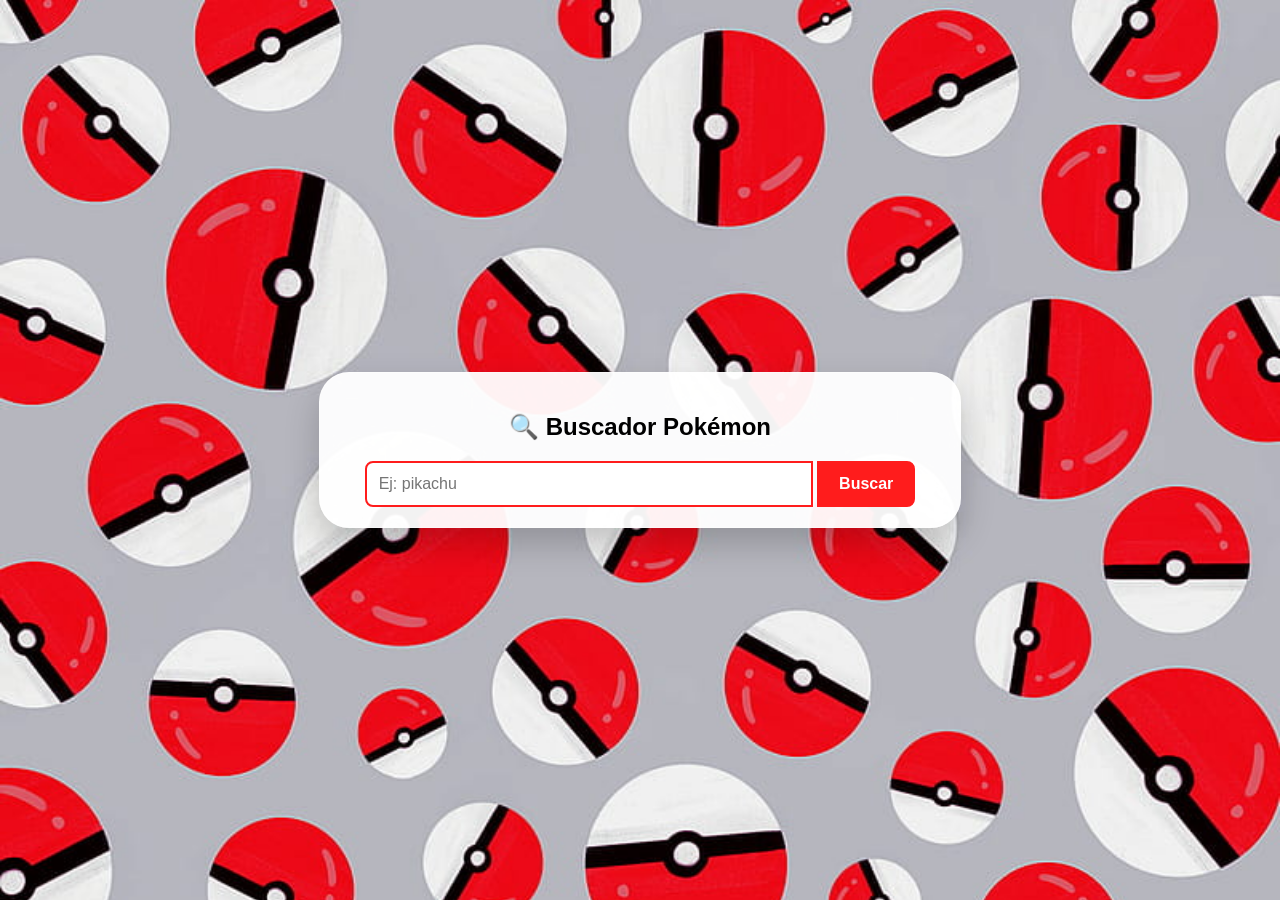
<file: BUSCADOR POKEMON/index.html>
<!DOCTYPE html>
<html>
    <head>
        <title>Buscador Pokémon</title>
        <link rel="stylesheet" href="style.css">
    </head>

    <body>
        <div class="contenedor">
            <h2>🔍 Buscador Pokémon</h2>
            <input id="pokemonInput" type="text" placeholder="Ej: pikachu">
            <button onclick="buscarPokemon()">Buscar</button>

            <div id="resultado"></div>

        </div>

        <script src="script.js"></script>
    </body>
</html>
</file>
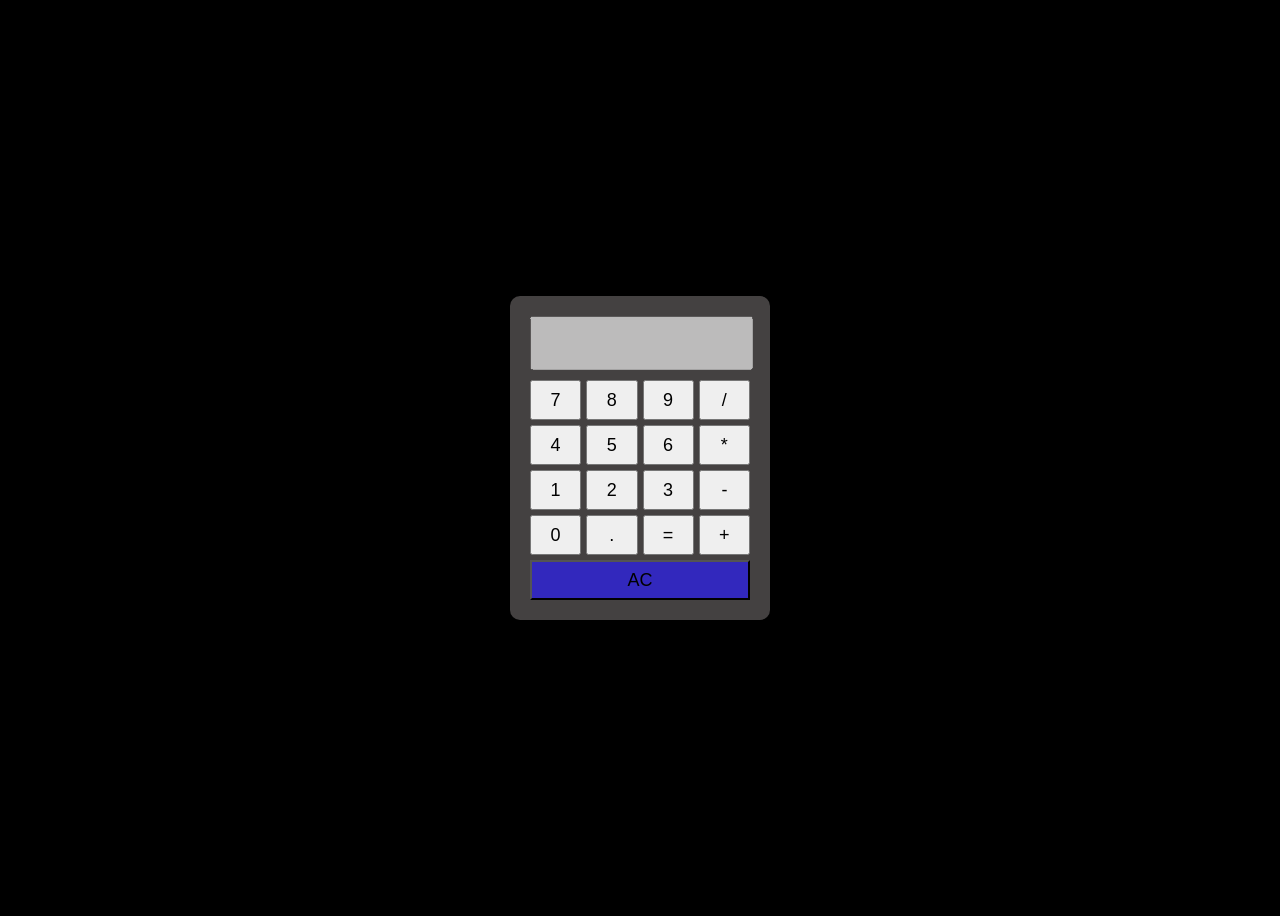
<file: CALCULADORA/index.html>
<!DOCTYPE html>
<html>
    <head>
        <title>Calculadora</title>
        <link rel="stylesheet" href="style.css">
    </head>

    <body>

        <div class="calculadora">
            <input id="pantalla" type="text" disabled>

            <div class="botones">
                <button onclick="agregar('7')">7</button>
                <button onclick="agregar('8')">8</button>
                <button onclick="agregar('9')">9</button>
                <button onclick="agregar('/')">/</button>

                <button onclick="agregar('4')">4</button>
                <button onclick="agregar('5')">5</button>
                <button onclick="agregar('6')">6</button>
                <button onclick="agregar('*')">*</button>

                <button onclick="agregar('1')">1</button>
                <button onclick="agregar('2')">2</button>
                <button onclick="agregar('3')">3</button>
                <button onclick="agregar('-')">-</button>

                <button onclick="agregar('0')">0</button>
                <button onclick="agregar('.')">.</button>
                <button onclick="calcular()">=</button>
                <button onclick="agregar('+')">+</button>

                <button onclick="limpiar()" class="limpiar">AC</button>
            </div>
        </div>
        <script src="script.js"></script>
    </body>
</html>
</file>
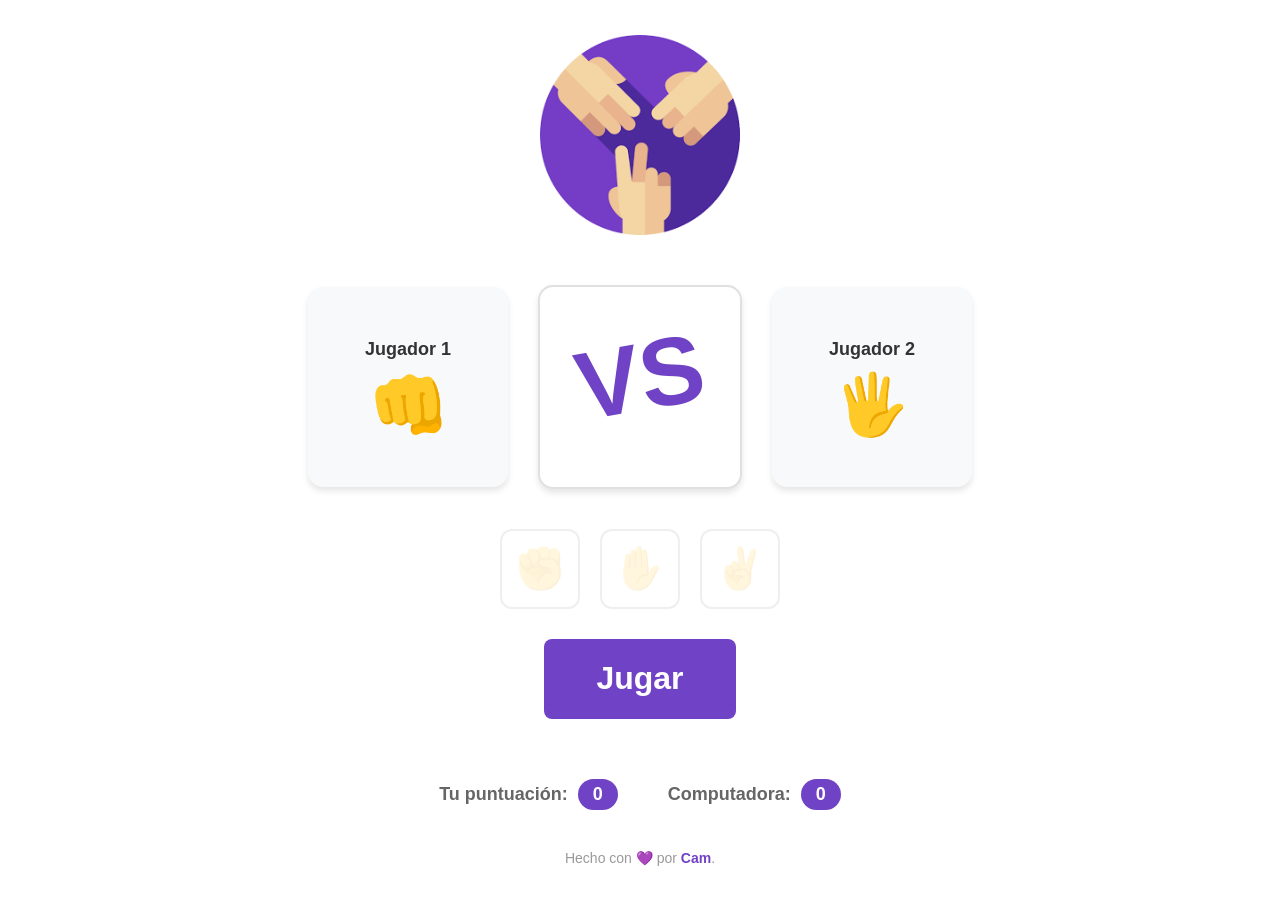
<file: PIEDRA PAPEL O TIJERAS/index.html>
<!DOCTYPE html>
<html lang="es">
<head>
  <meta charset="UTF-8">
  <meta name="viewport" content="width=device-width, initial-scale=1.0">
  <link rel="stylesheet" href="styles.css">
  <link rel="shortcut icon" href="favicon.png" type="image/x-icon">
  <title>Piedra, Papel o Tijera - Le Wagon</title>
</head>
<body>
    <div class="contenedor">

      <!-- Logo  -->
      <div class="logo">
        <img src="logo.png" alt="Logo Le Wagon">
      </div>

      <!-- Área principal del juego con las tres cartas -->
      <div class="area-juego">

          <!-- Carta del Jugador 1 -->
          <div class="carta" id="cartaJugador">
            <div class="carta-titulo">Jugador 1</div>
            <div class="carta-emoji" id="emojiJugador">👊</div>
          </div>

          <!-- Carta del Resultado -->
          <div class="carta carta-resultado">
            <div id="versus">VS</div>
            <div class="resultado-texto" id="textoResultado"></div>
          </div>

          <!-- Carta del Jugador 2 (Computadora) -->
          <div class="carta" id="cartaComputadora">
            <div class="carta-titulo">Jugador 2</div>
            <div class="carta-emoji" id="emojiComputadora">🖐️</div>
          </div>
      </div>

      <!-- Botones para elegir -->
      <div class="opciones" id="opciones"> <!-- Puedes agregar style="display: none;" para que las opciones se oculten -->
        <button class="boton-opcion" id="piedra" disabled>✊</button>
        <button class="boton-opcion" id="papel" disabled>✋</button>
        <button class="boton-opcion" id="tijeras" disabled>✌️</button>
      </div>

      <!-- Botón Let's Play -->
      <button class="boton-jugar">Jugar</button>

      <!-- Puntuación -->
      <div class="puntuacion">
        <div class="puntos">
          <strong>Tu puntuación:</strong>
          <span id="puntosJugador">0</span>
        </div>
        <div class="puntos">
          <strong>Computadora:</strong>
          <span id="puntosComputadora">0</span>
        </div>
      </div>

      <!-- Pie de página -->
      <div class="footer">
        Hecho con 💜 por <a href="#">Cam</a>.
      </div>
    </div>

    <script src="index.js"></script>
</body>
</html>
</file>
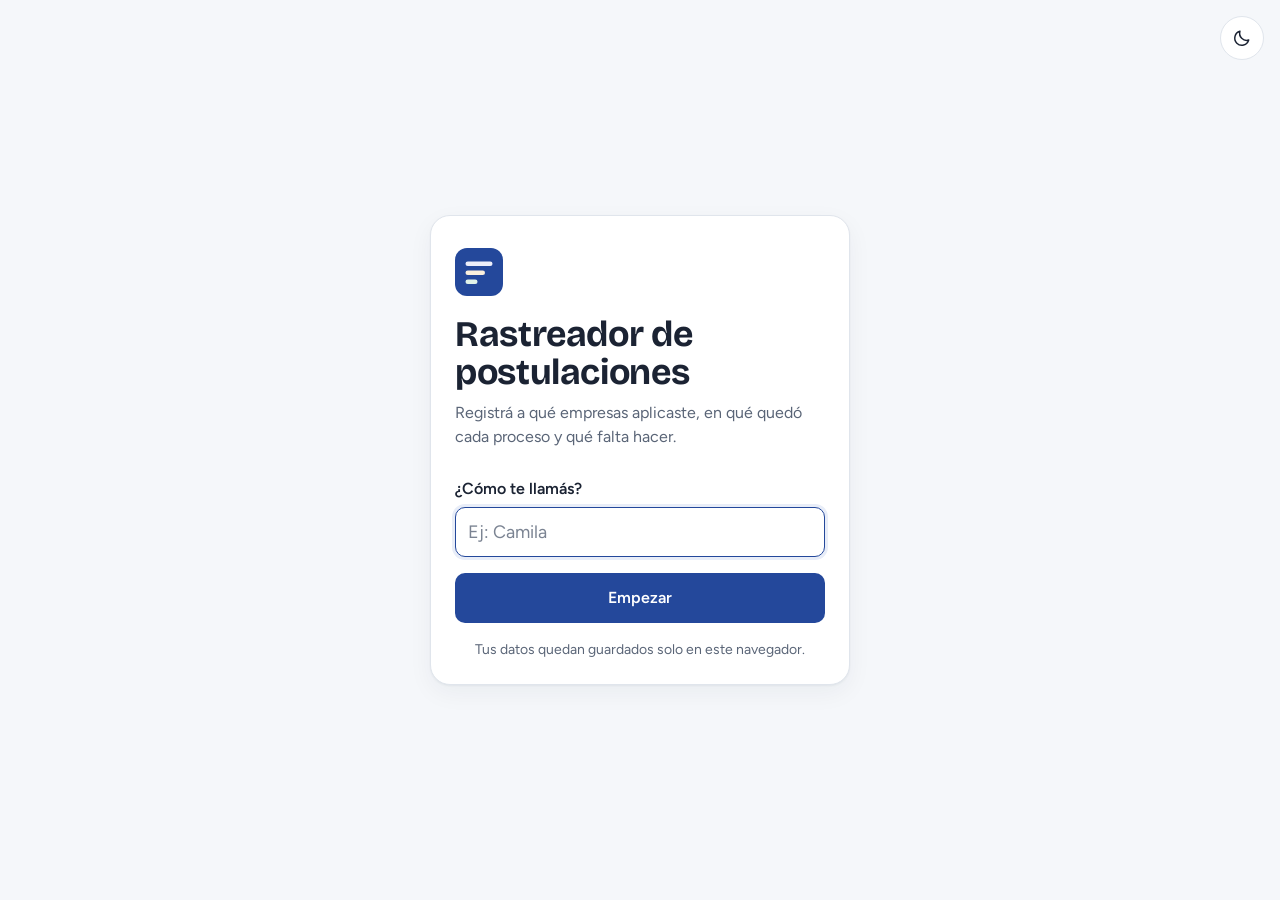
<file: Rastreador de Postulaciones/index.html>
<!DOCTYPE html>
<html lang="es">
  <head>
    <meta charset="UTF-8" />
    <meta name="viewport" content="width=device-width, initial-scale=1.0" />
    <title>Mis postulaciones</title>
    <meta name="description" content="Registro personal de postulaciones laborales: empresas, roles, estados y notas de seguimiento." />
    <meta property="og:title" content="Rastreador de postulaciones" />
    <meta property="og:description" content="Dónde aplicaste, en qué quedó y qué falta hacer." />
    <meta property="og:type" content="website" />
    <meta name="theme-color" content="#24489b" />
    <link
      rel="icon"
      href="data:image/svg+xml,%3Csvg xmlns='http://www.w3.org/2000/svg' viewBox='0 0 32 32'%3E%3Crect width='32' height='32' rx='8' fill='%2324489b'/%3E%3Crect x='7' y='9' width='18' height='3' rx='1.5' fill='%23a3aeef'/%3E%3Crect x='7' y='15' width='13' height='3' rx='1.5' fill='%23e9b45f'/%3E%3Crect x='7' y='21' width='8' height='3' rx='1.5' fill='%237fd3a2'/%3E%3C/svg%3E"
    />
    <link rel="preconnect" href="https://fonts.googleapis.com" />
    <link rel="preconnect" href="https://fonts.gstatic.com" crossorigin />
    <link
      href="https://fonts.googleapis.com/css2?family=Bricolage+Grotesque:opsz,wght@12..96,500;12..96,700&family=Figtree:wght@400;500;600;700&display=swap"
      rel="stylesheet"
    />
    <link rel="stylesheet" href="style.css" />
    <script>
      // Aplica el tema guardado antes de pintar, para evitar el parpadeo.
      try {
        const saved = localStorage.getItem("application-theme");
        const dark = window.matchMedia("(prefers-color-scheme: dark)").matches;
        document.documentElement.dataset.theme = saved || (dark ? "dark" : "light");
        // Sin nombre guardado se muestra la bienvenida (evita que la app parpadee antes).
        document.documentElement.dataset.welcome = localStorage.getItem("application-owner") ? "false" : "true";
      } catch (e) {
        document.documentElement.dataset.theme = "light";
        document.documentElement.dataset.welcome = "true";
      }
    </script>
  </head>
  <body>
    <main id="welcome" class="welcome" hidden>
      <button class="icon-btn welcome-theme" type="button" data-theme-toggle aria-label="Cambiar a tema oscuro">
        <svg class="icon icon-moon" viewBox="0 0 24 24" aria-hidden="true"><path d="M20 14.5A8.5 8.5 0 0 1 9.5 4a8.5 8.5 0 1 0 10.5 10.5Z" /></svg>
        <svg class="icon icon-sun" viewBox="0 0 24 24" aria-hidden="true"><circle cx="12" cy="12" r="4" /><path d="M12 2v2M12 20v2M4.9 4.9l1.4 1.4M17.7 17.7l1.4 1.4M2 12h2M20 12h2M4.9 19.1l1.4-1.4M17.7 6.3l1.4-1.4" /></svg>
      </button>
      <div class="welcome-card">
        <svg class="welcome-mark" viewBox="0 0 32 32" aria-hidden="true">
          <rect width="32" height="32" rx="8" style="fill: var(--accent)" />
          <rect x="7" y="9" width="18" height="3" rx="1.5" style="fill: var(--sent-bg)" />
          <rect x="7" y="15" width="13" height="3" rx="1.5" style="fill: var(--process-bg)" />
          <rect x="7" y="21" width="8" height="3" rx="1.5" style="fill: var(--offer-bg)" />
        </svg>
        <h1 class="welcome-title">Rastreador de postulaciones</h1>
        <p class="welcome-text">Registrá a qué empresas aplicaste, en qué quedó cada proceso y qué falta hacer.</p>

        <form id="welcomeForm" class="welcome-form" novalidate>
          <div class="field">
            <label for="ownerInput">¿Cómo te llamás?</label>
            <input id="ownerInput" type="text" maxlength="40" autocomplete="given-name" placeholder="Ej: Camila" />
            <p class="field-error" id="ownerError" hidden>Escribí tu nombre para empezar.</p>
          </div>
          <button class="btn btn-primary" type="submit">Empezar</button>
        </form>

        <p class="welcome-note">Tus datos quedan guardados solo en este navegador.</p>
      </div>
    </main>

    <div class="app-shell">
      <header class="topbar">
        <div class="brand">
          <div id="titleView" class="title-view">
            <h1 id="appTitle">Mis postulaciones - <span id="ownerName"></span></h1>
            <button id="editTitle" class="title-edit" type="button" aria-label="Editar tu nombre">
              <svg class="icon" viewBox="0 0 24 24" aria-hidden="true"><path d="M4 20h4L19 9a2.8 2.8 0 0 0-4-4L4 16Z" /><path d="m13.5 6.5 4 4" /></svg>
            </button>
          </div>
          <form id="titleForm" class="title-form" novalidate hidden>
            <div class="title-edit-row">
              <span class="title-prefix" aria-hidden="true">Mis postulaciones -</span>
              <label class="visually-hidden" for="titleInput">Tu nombre</label>
              <input id="titleInput" type="text" maxlength="30" placeholder="Tu nombre" autocomplete="given-name" />
            </div>
            <p class="field-error" id="titleError" hidden>Escribí tu nombre.</p>
            <div class="title-actions">
              <button class="btn btn-primary" type="submit">Guardar</button>
              <button id="cancelTitle" class="btn btn-quiet" type="button">Cancelar</button>
            </div>
          </form>
          <p class="subtitle">Dónde aplicaste, en qué quedó y qué falta hacer.</p>
        </div>
        <div class="topbar-actions">
          <details class="menu">
            <summary class="icon-btn" aria-label="Datos: exportar, importar o probar">
              <svg class="icon" viewBox="0 0 24 24" aria-hidden="true"><path d="M12 4v11M7.5 10.5 12 15l4.5-4.5M5 19h14" /></svg>
            </summary>
            <div class="menu-list">
              <button type="button" data-menu="export-json">Exportar copia (.json)</button>
              <button type="button" data-menu="export-csv">Exportar para Excel (.csv)</button>
              <button type="button" data-menu="import">Importar copia…</button>
              <hr />
              <button type="button" data-menu="demo">Probar con postulaciones ficticias</button>
            </div>
          </details>
          <button id="themeToggle" class="icon-btn" type="button" data-theme-toggle aria-label="Cambiar a tema oscuro">
            <svg class="icon icon-moon" viewBox="0 0 24 24" aria-hidden="true"><path d="M20 14.5A8.5 8.5 0 0 1 9.5 4a8.5 8.5 0 1 0 10.5 10.5Z" /></svg>
            <svg class="icon icon-sun" viewBox="0 0 24 24" aria-hidden="true"><circle cx="12" cy="12" r="4" /><path d="M12 2v2M12 20v2M4.9 4.9l1.4 1.4M17.7 17.7l1.4 1.4M2 12h2M20 12h2M4.9 19.1l1.4-1.4M17.7 6.3l1.4-1.4" /></svg>
          </button>
          <input id="importInput" type="file" accept=".json,application/json" hidden />
        </div>
      </header>

      <section class="panel summary" aria-labelledby="summaryTitle">
        <div class="summary-head">
          <h2 id="summaryTitle">Resumen</h2>
          <p id="responseRate" class="summary-rate"></p>
        </div>
        <div id="statusTiles" class="tiles" role="group" aria-label="Postulaciones por estado. Tocá un estado para filtrar la lista."></div>
        <div id="pipelineBar" class="pipeline-bar" aria-hidden="true"></div>
      </section>

      <main class="layout">
        <aside class="side">
          <section id="todoPanel" class="panel todo" aria-labelledby="todoTitle" hidden>
            <h2 id="todoTitle">Seguimientos</h2>
            <p class="todo-intro">Empresas a las que te toca volver a escribir. Salen de la fecha de seguimiento de cada postulación y de las que no responden hace más de 2 semanas.</p>
            <ul id="todoList" class="todo-list"></ul>
            <p id="todoEmpty" class="todo-empty" hidden>No tenés seguimientos pendientes. Para agendar uno, tocá <strong>Editar</strong> en una postulación y elegí una fecha de seguimiento.</p>
          </section>

          <section class="panel form-panel" aria-labelledby="formTitle">
            <h2 id="formTitle">Nueva postulación</h2>

            <form id="applicationForm" novalidate>
              <div class="field">
                <label for="company">Empresa</label>
                <input id="company" name="company" type="text" autocomplete="organization" placeholder="Ej: Globant" required />
                <p class="field-error" id="companyError" hidden>Escribí el nombre de la empresa.</p>
              </div>

              <div class="field">
                <label for="role">Rol</label>
                <input id="role" name="role" type="text" placeholder="Ej: Analista funcional trainee" required />
                <p class="field-error" id="roleError" hidden>Escribí el rol al que aplicaste.</p>
              </div>

              <div class="field-row">
                <div class="field">
                  <label for="date">Fecha</label>
                  <input id="date" name="date" type="date" required />
                  <p class="field-error" id="dateError" hidden>Elegí la fecha en que aplicaste.</p>
                </div>

                <div class="field">
                  <label for="status">Estado</label>
                  <select id="status" name="status">
                    <option value="Enviado">Enviado</option>
                    <option value="En proceso">En proceso</option>
                    <option value="Rechazado">Rechazado</option>
                    <option value="Oferta">Oferta</option>
                  </select>
                </div>
              </div>

              <div class="field">
                <label for="notes">Primera nota <span class="optional">(opcional)</span></label>
                <textarea id="notes" name="notes" rows="2" placeholder="Ej: Apliqué por LinkedIn, me refirió Juli."></textarea>
              </div>

              <button class="btn btn-primary" type="submit">Agregar postulación</button>
            </form>
          </section>
        </aside>

        <section class="list-panel" aria-labelledby="listTitle">
          <div class="list-header">
            <h2 id="listTitle">Postulaciones</h2>
            <p id="countText" class="count-text"></p>
          </div>

          <div class="list-tools">
            <div class="search">
              <svg class="icon" viewBox="0 0 24 24" aria-hidden="true"><circle cx="11" cy="11" r="7" /><path d="m20 20-3.5-3.5" /></svg>
              <input id="searchInput" type="search" placeholder="Buscar por empresa o rol" aria-label="Buscar postulaciones" />
            </div>
            <select id="sortSelect" class="sort-select" aria-label="Ordenar postulaciones">
              <option value="recent">Más recientes</option>
              <option value="oldest">Más antiguas</option>
              <option value="company">Empresa (A–Z)</option>
              <option value="followup">Próximo seguimiento</option>
            </select>
          </div>

          <div id="filterNote" class="filter-note" hidden>
            <span id="filterText"></span>
            <button id="clearFilter" class="btn-text" type="button">Ver todas</button>
          </div>

          <div id="demoNote" class="demo-note" hidden>
            <span id="demoText"></span>
            <button id="removeDemo" class="btn-text" type="button">Quitar ficticias</button>
          </div>

          <div id="applicationsList" class="applications-list"></div>

          <div id="emptyState" class="empty-state" hidden>
            <p id="emptyTitle" class="empty-title"></p>
            <p id="emptyText" class="empty-text"></p>
            <div class="empty-actions">
              <button id="emptyAction" class="btn btn-quiet" type="button"></button>
              <button id="sampleAction" class="btn btn-quiet" type="button" hidden>Probar con postulaciones ficticias</button>
            </div>
          </div>
        </section>
      </main>
    </div>

    <div id="toast" class="toast" role="status" aria-live="polite">
      <span id="toastText"></span>
      <button id="toastAction" class="toast-action" type="button" hidden></button>
    </div>

    <dialog id="offerDialog" class="offer-dialog" aria-labelledby="offerTitle">
      <canvas id="confetti" class="confetti" aria-hidden="true"></canvas>
      <div class="offer-card">
        <div class="offer-badge" aria-hidden="true">
          <svg viewBox="0 0 48 48"><path d="M24 4l5.6 11.4L42 17.2l-9 8.8 2.1 12.4L24 32.6l-11.1 5.8L15 26l-9-8.8 12.4-1.8Z" /></svg>
        </div>
        <h2 id="offerTitle">¡Felicitaciones!</h2>
        <p id="offerText" class="offer-text"></p>
          <p class="offer-text">Tomate un momento para disfrutarlo.</p>
        <div class="offer-actions">
          <button id="offerNote" class="btn btn-quiet" type="button">Agregar nota</button>
          <button id="offerClose" class="btn btn-primary" type="button" autofocus>¡Gracias!</button>
        </div>
      </div>
    </dialog>

    <script src="script.js"></script>
  </body>
</html>
</file>
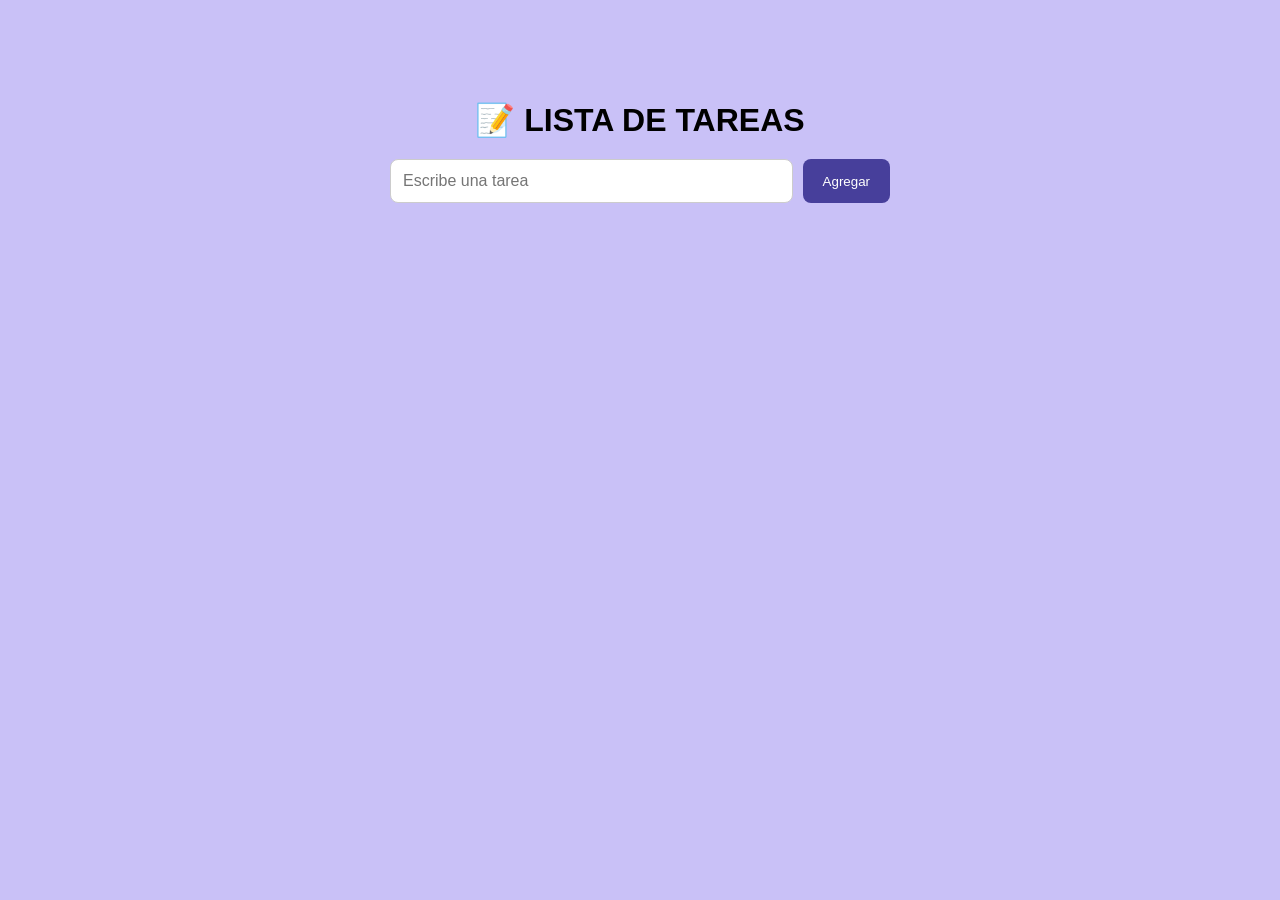
<file: TO DO LIST/index.html>
<!DOCTYPE html>
<html>

<head>
<title>📝 LISTA DE TAREAS</title>
<link rel="stylesheet" href="style.css">
</head>

<body>
<div class="contenedor">
    <h1>📝 LISTA DE TAREAS</h1>

    <div class="input-area">
        <input id="tareaInput" type="text" placeholder="Escribe una tarea">
        <button onclick="agregarTarea()">Agregar</button>
    </div>
    <ul id="listaTareas"></ul>
</div>

<script src="script.js"></script>

</body>

</html>
</file>
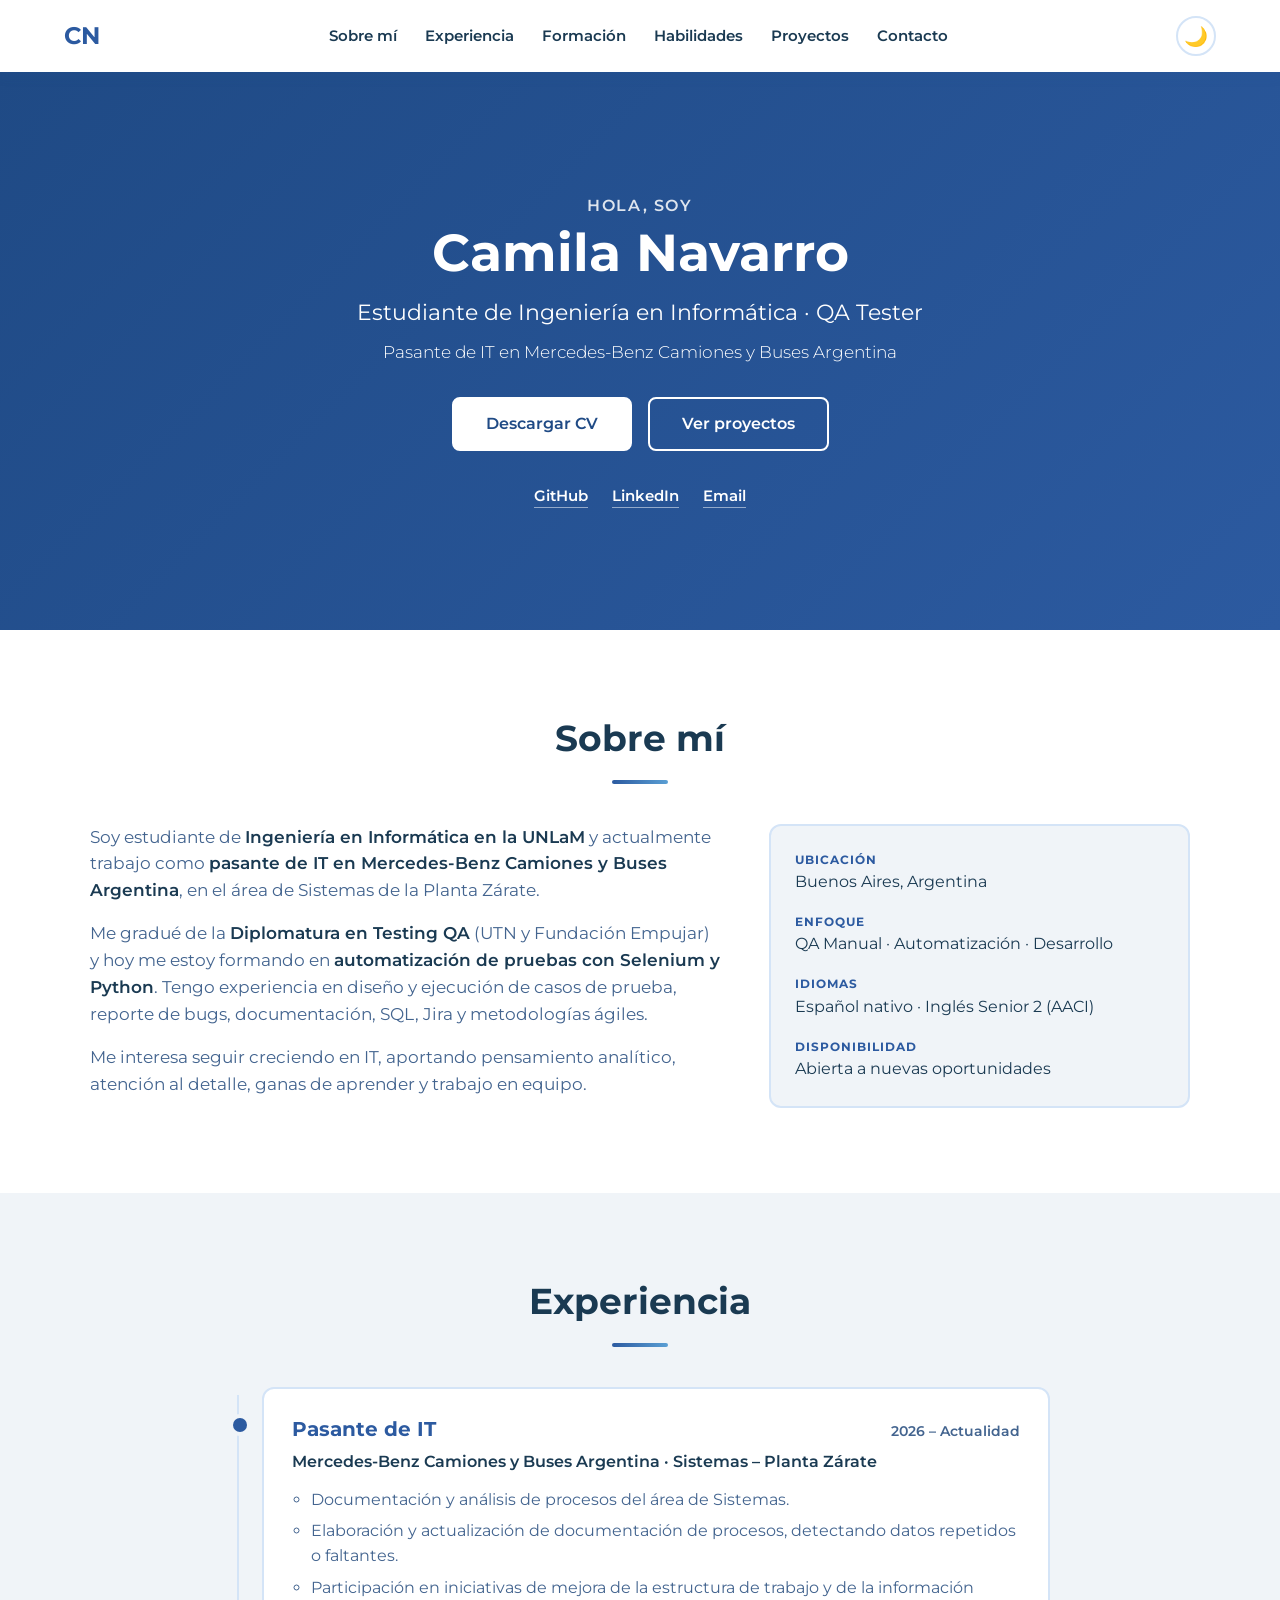
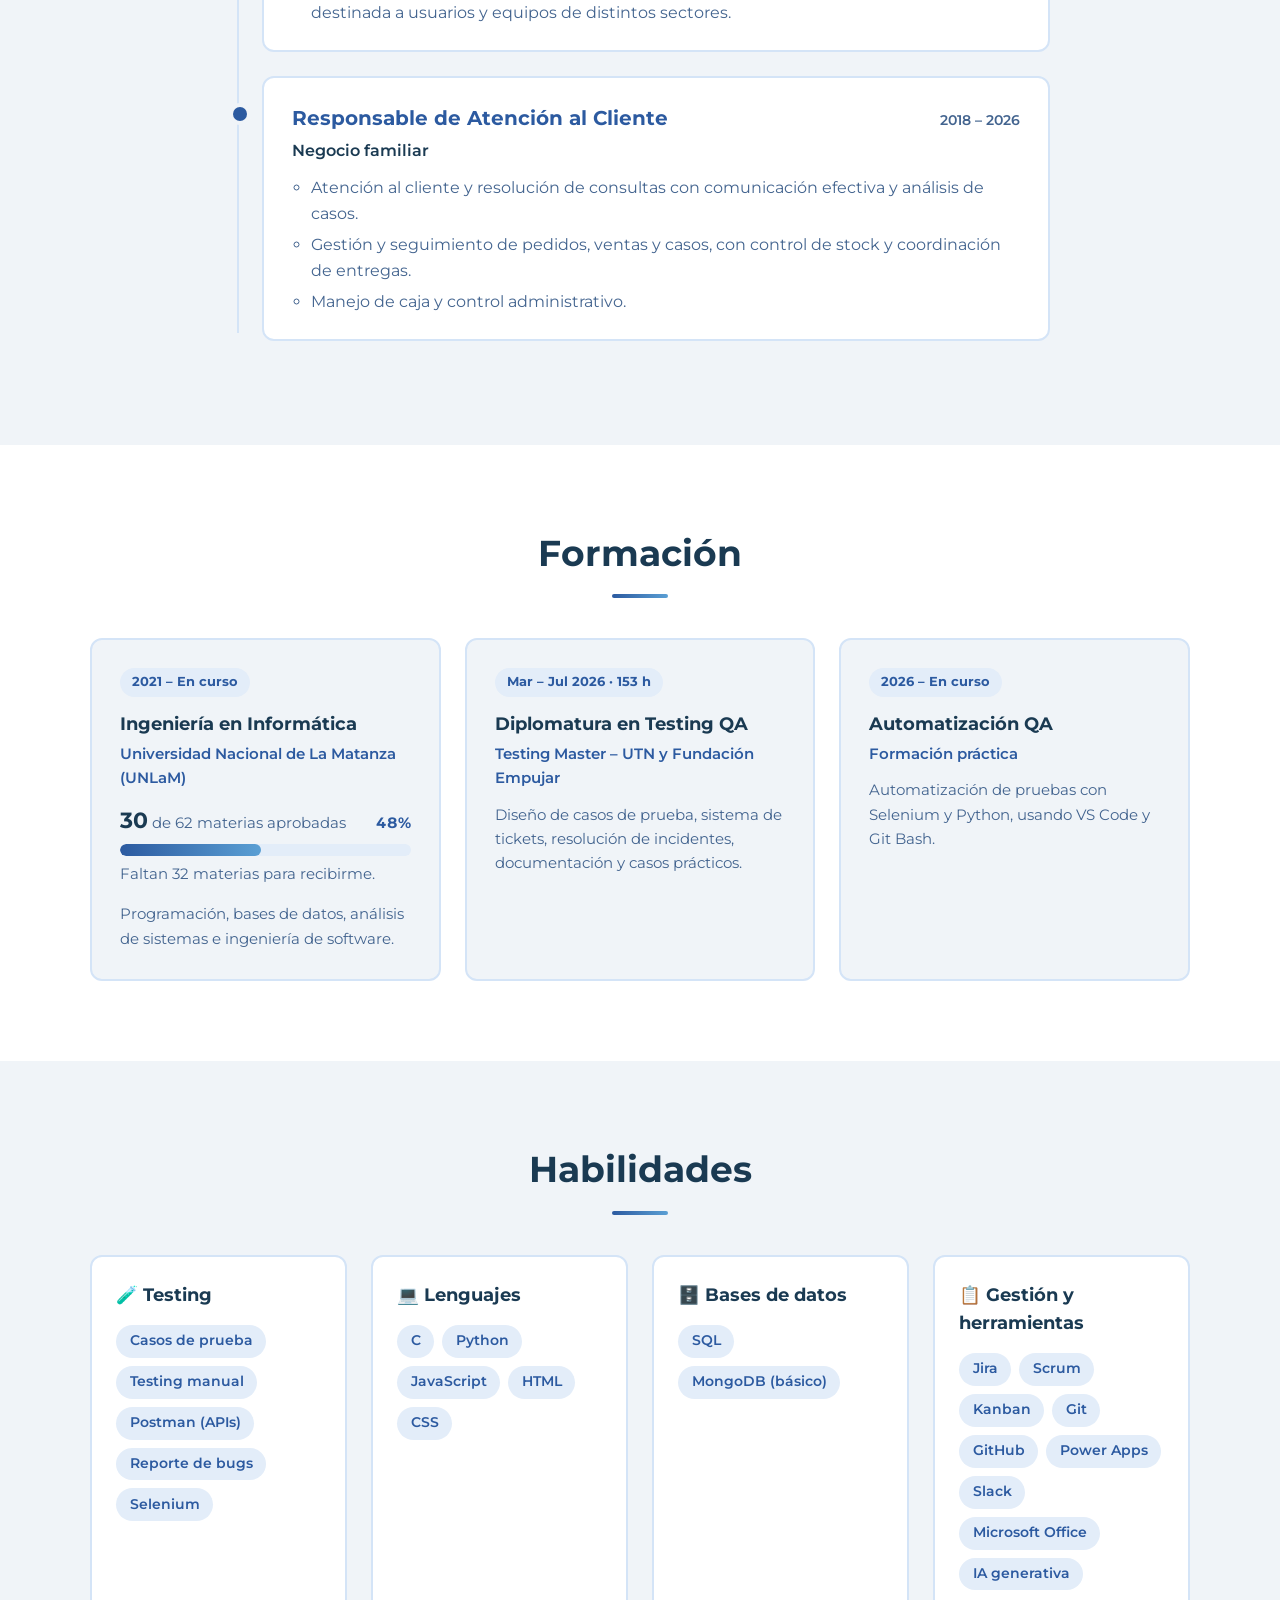
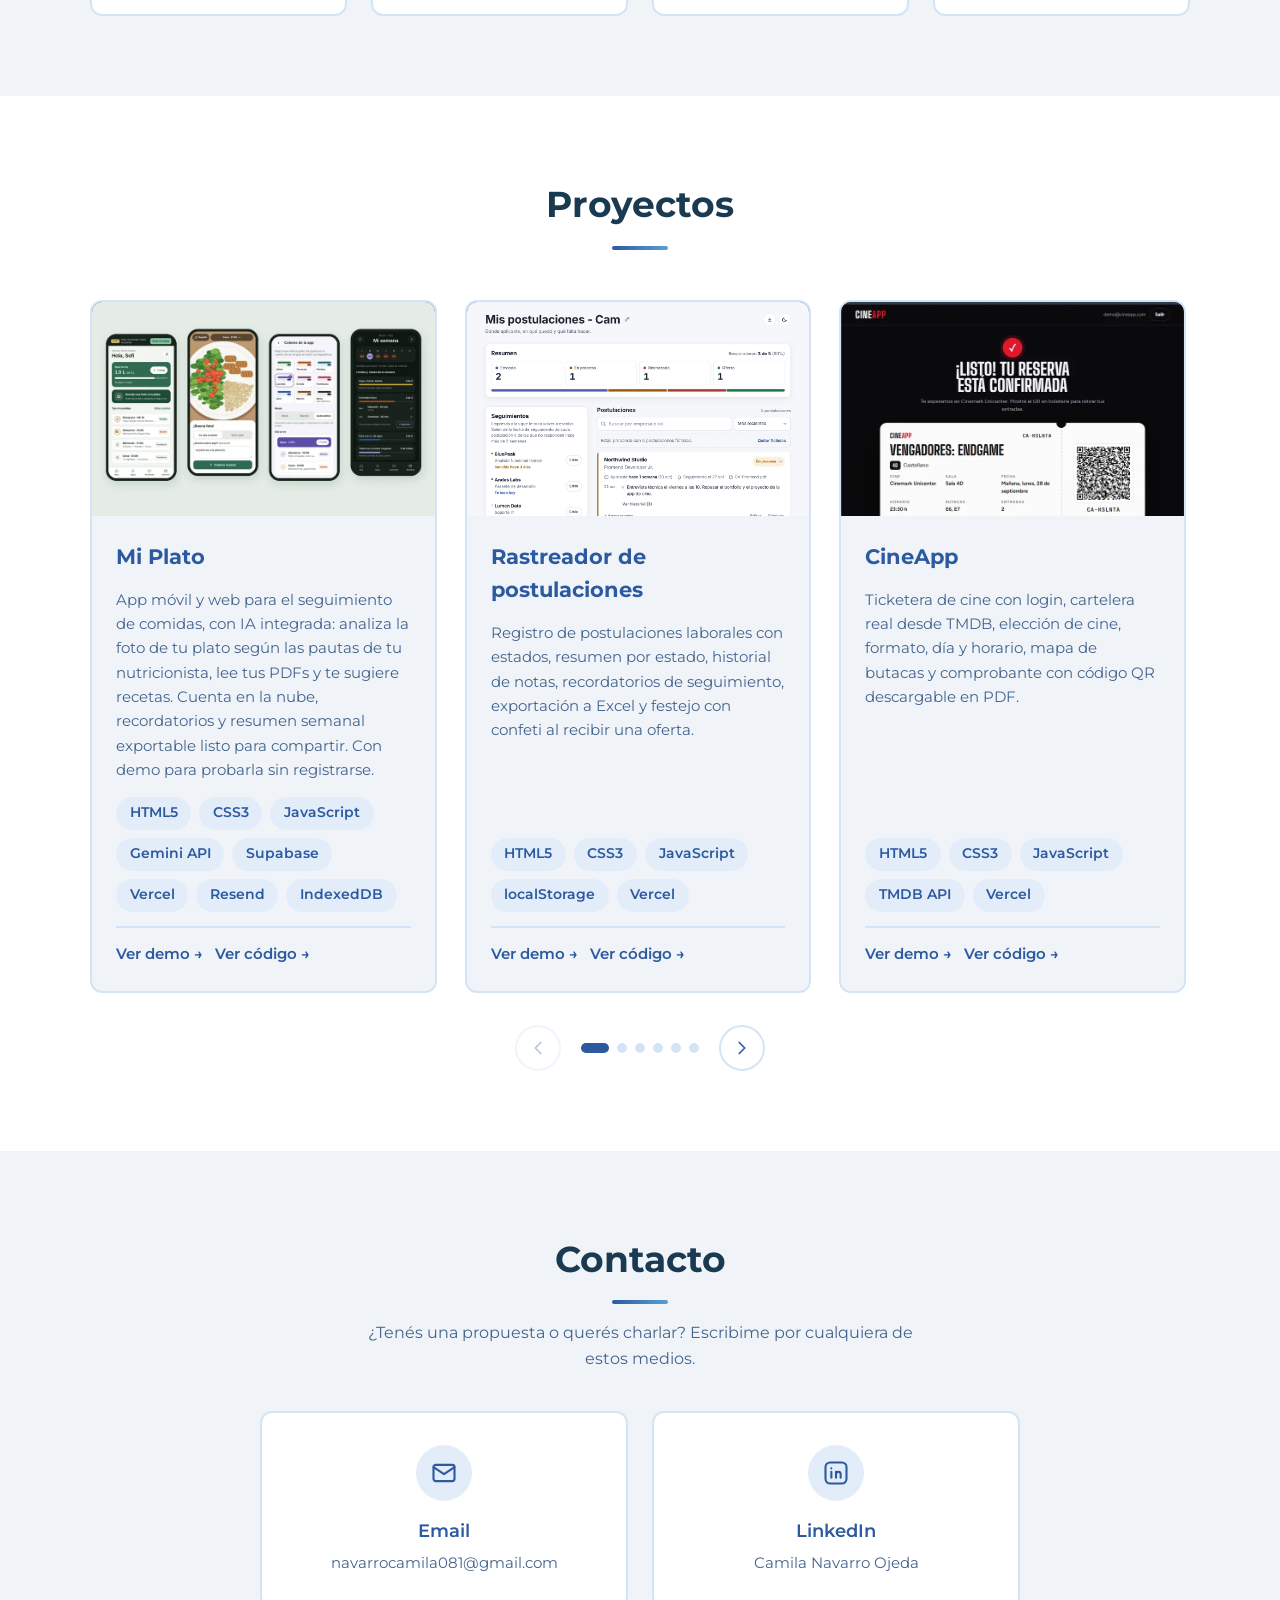
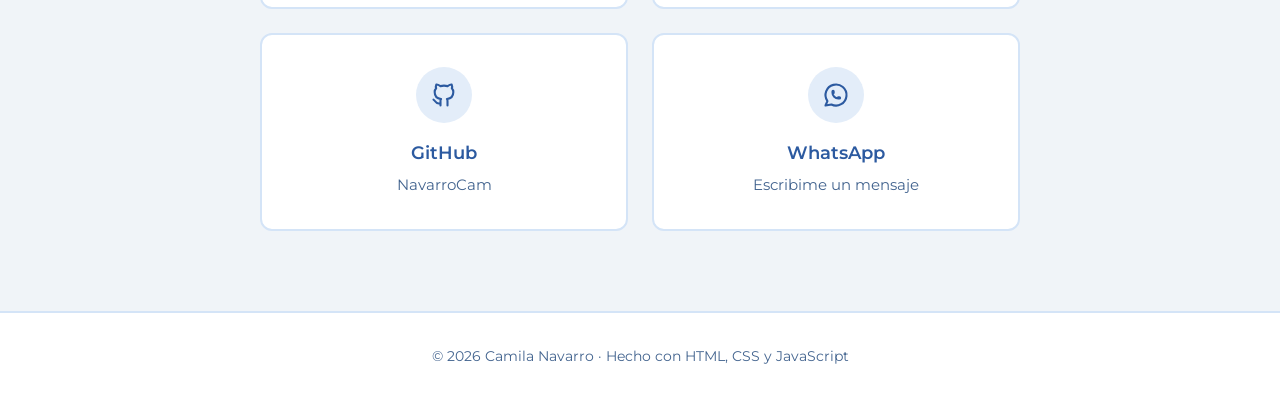
<file: web/index.html>
<!DOCTYPE html>
<html lang="es">
<head>
    <meta charset="UTF-8">
    <meta name="viewport" content="width=device-width, initial-scale=1.0">
    <title>Camila Navarro | QA & Desarrollo de Software</title>
    <meta name="description" content="Portfolio de Camila Navarro: estudiante de Ingeniería en Informática (UNLaM), pasante de IT en Mercedes-Benz Camiones y Buses Argentina y QA Tester manual.">

    <!-- Vista previa al compartir (LinkedIn, WhatsApp) -->
    <meta property="og:type" content="website">
    <meta property="og:title" content="Camila Navarro | QA & Desarrollo de Software">
    <meta property="og:description" content="Estudiante de Ingeniería en Informática, pasante de IT y QA Tester. Conocé mi experiencia, proyectos y CV.">
    <meta property="og:url" content="https://portafolio-navarro-camila.vercel.app/">
    <meta property="og:image" content="https://portafolio-navarro-camila.vercel.app/assets/og-image.png">
    <meta name="twitter:card" content="summary_large_image">

    <link rel="icon" href="assets/favicon.svg" type="image/svg+xml">

    <!-- Aplica el tema antes de pintar la página (evita el parpadeo) -->
    <script>
        (function () {
            var theme;
            try { theme = localStorage.getItem('theme'); } catch (e) {}
            if (!theme) theme = window.matchMedia('(prefers-color-scheme: dark)').matches ? 'dark' : 'light';
            document.documentElement.setAttribute('data-theme', theme);
        })();
    </script>

    <link rel="preconnect" href="https://fonts.googleapis.com">
    <link rel="preconnect" href="https://fonts.gstatic.com" crossorigin>
    <link href="https://fonts.googleapis.com/css2?family=Montserrat:wght@300;400;600;700&display=swap" rel="stylesheet">
    <link rel="stylesheet" href="style.css">
</head>
<body>
    <a class="skip-link" href="#main">Saltar al contenido</a>

    <!-- Navbar -->
    <header class="navbar">
        <nav class="navbar-content" aria-label="Principal">
            <a href="#inicio" class="logo" aria-label="Inicio">CN</a>

            <ul class="nav-links" id="navLinks">
                <li><a href="#sobre-mi">Sobre mí</a></li>
                <li><a href="#experiencia">Experiencia</a></li>
                <li><a href="#formacion">Formación</a></li>
                <li><a href="#skills">Habilidades</a></li>
                <li><a href="#proyectos">Proyectos</a></li>
                <li><a href="#contacto">Contacto</a></li>
            </ul>

            <div class="nav-actions">
                <button class="theme-toggle" id="themeToggle" aria-label="Cambiar a modo oscuro">
                    <span class="theme-icon" aria-hidden="true">🌙</span>
                </button>
                <button class="menu-toggle" id="menuToggle" aria-label="Abrir menú" aria-expanded="false" aria-controls="navLinks">
                    <span></span><span></span><span></span>
                </button>
            </div>
        </nav>
    </header>

    <main id="main">
        <!-- Hero -->
        <section class="hero" id="inicio">
            <div class="hero-content">
                <p class="hero-kicker">Hola, soy</p>
                <h1>Camila Navarro</h1>
                <p class="role">Estudiante de Ingeniería en Informática · QA Tester</p>
                <p class="subtitle">Pasante de IT en Mercedes-Benz Camiones y Buses Argentina</p>
                <div class="cta-buttons">
                    <a href="assets/CV_Camila_Navarro.pdf" class="btn btn-primary" download>Descargar CV</a>
                    <a href="#proyectos" class="btn btn-secondary">Ver proyectos</a>
                </div>
                <ul class="hero-social">
                    <li><a href="https://github.com/NavarroCam" target="_blank" rel="noopener">GitHub</a></li>
                    <li><a href="https://www.linkedin.com/in/camila-micaela-navarro-ojeda-1017151a5/" target="_blank" rel="noopener">LinkedIn</a></li>
                    <li><a href="mailto:navarrocamila081@gmail.com">Email</a></li>
                </ul>
            </div>
        </section>

        <!-- Sobre mí -->
        <section class="about" id="sobre-mi">
            <div class="container">
                <h2>Sobre mí</h2>
                <div class="about-grid">
                    <div class="about-text">
                        <p>Soy estudiante de <strong>Ingeniería en Informática en la UNLaM</strong> y actualmente trabajo como <strong>pasante de IT en Mercedes-Benz Camiones y Buses Argentina</strong>, en el área de Sistemas de la Planta Zárate.</p>
                        <p>Me gradué de la <strong>Diplomatura en Testing QA</strong> (UTN y Fundación Empujar) y hoy me estoy formando en <strong>automatización de pruebas con Selenium y Python</strong>. Tengo experiencia en diseño y ejecución de casos de prueba, reporte de bugs, documentación, SQL, Jira y metodologías ágiles.</p>
                        <p>Me interesa seguir creciendo en IT, aportando pensamiento analítico, atención al detalle, ganas de aprender y trabajo en equipo.</p>
                    </div>
                    <ul class="about-facts">
                        <li><span class="fact-label">Ubicación</span><span>Buenos Aires, Argentina</span></li>
                        <li><span class="fact-label">Enfoque</span><span>QA Manual · Automatización · Desarrollo</span></li>
                        <li><span class="fact-label">Idiomas</span><span>Español nativo · Inglés Senior 2 (AACI)</span></li>
                        <li><span class="fact-label">Disponibilidad</span><span>Abierta a nuevas oportunidades</span></li>
                    </ul>
                </div>
            </div>
        </section>

        <!-- Experiencia -->
        <section class="experience" id="experiencia">
            <div class="container">
                <h2>Experiencia</h2>
                <ol class="timeline">
                    <li class="timeline-item">
                        <div class="timeline-header">
                            <h3>Pasante de IT</h3>
                            <span class="timeline-date">2026 – Actualidad</span>
                        </div>
                        <p class="timeline-org">Mercedes-Benz Camiones y Buses Argentina · Sistemas – Planta Zárate</p>
                        <ul>
                            <li>Documentación y análisis de procesos del área de Sistemas.</li>
                            <li>Elaboración y actualización de documentación de procesos, detectando datos repetidos o faltantes.</li>
                            <li>Participación en iniciativas de mejora de la estructura de trabajo y de la información destinada a usuarios y equipos de distintos sectores.</li>
                        </ul>
                    </li>
                    <li class="timeline-item">
                        <div class="timeline-header">
                            <h3>Responsable de Atención al Cliente</h3>
                            <span class="timeline-date">2018 – 2026</span>
                        </div>
                        <p class="timeline-org">Negocio familiar</p>
                        <ul>
                            <li>Atención al cliente y resolución de consultas con comunicación efectiva y análisis de casos.</li>
                            <li>Gestión y seguimiento de pedidos, ventas y casos, con control de stock y coordinación de entregas.</li>
                            <li>Manejo de caja y control administrativo.</li>
                        </ul>
                    </li>
                </ol>
            </div>
        </section>

        <!-- Formación -->
        <section class="education" id="formacion">
            <div class="container">
                <h2>Formación</h2>
                <div class="edu-grid">
                    <article class="edu-card">
                        <span class="edu-date">2021 – En curso</span>
                        <h3>Ingeniería en Informática</h3>
                        <p class="edu-org">Universidad Nacional de La Matanza (UNLaM)</p>
                        <!-- Para actualizar el avance, cambiá solo data-aprobadas y data-total -->
                        <div class="degree-progress" id="degreeProgress" data-aprobadas="30" data-total="62">
                            <div class="degree-progress-head">
                                <span><strong class="degree-done">30</strong> de <span class="degree-total">62</span> materias aprobadas</span>
                                <span class="degree-pct">48%</span>
                            </div>
                            <div class="degree-progress-bar" role="progressbar" aria-label="Materias aprobadas" aria-valuemin="0" aria-valuemax="62" aria-valuenow="30" aria-valuetext="30 de 62 materias aprobadas">
                                <span class="degree-progress-fill" style="--pct: 48.4%"></span>
                            </div>
                            <p class="degree-left">Faltan <span class="degree-remaining">32</span> materias para recibirme.</p>
                        </div>
                        <p>Programación, bases de datos, análisis de sistemas e ingeniería de software.</p>
                    </article>
                    <article class="edu-card">
                        <span class="edu-date">Mar – Jul 2026 · 153 h</span>
                        <h3>Diplomatura en Testing QA</h3>
                        <p class="edu-org">Testing Master – UTN y Fundación Empujar</p>
                        <p>Diseño de casos de prueba, sistema de tickets, resolución de incidentes, documentación y casos prácticos.</p>
                    </article>
                    <article class="edu-card">
                        <span class="edu-date">2026 – En curso</span>
                        <h3>Automatización QA</h3>
                        <p class="edu-org">Formación práctica</p>
                        <p>Automatización de pruebas con Selenium y Python, usando VS Code y Git Bash.</p>
                    </article>
                </div>
            </div>
        </section>

        <!-- Habilidades -->
        <section class="skills" id="skills">
            <div class="container">
                <h2>Habilidades</h2>
                <div class="skills-grid">
                    <div class="skill-group">
                        <h3><span aria-hidden="true">🧪</span> Testing</h3>
                        <ul class="chips">
                            <li>Casos de prueba</li>
                            <li>Testing manual</li>
                            <li>Postman (APIs)</li>
                            <li>Reporte de bugs</li>
                            <li>Selenium</li>
                        </ul>
                    </div>
                    <div class="skill-group">
                        <h3><span aria-hidden="true">💻</span> Lenguajes</h3>
                        <ul class="chips">
                            <li>C</li>
                            <li>Python</li>
                            <li>JavaScript</li>
                            <li>HTML</li>
                            <li>CSS</li>
                        </ul>
                    </div>
                    <div class="skill-group">
                        <h3><span aria-hidden="true">🗄️</span> Bases de datos</h3>
                        <ul class="chips">
                            <li>SQL</li>
                            <li>MongoDB (básico)</li>
                        </ul>
                    </div>
                    <div class="skill-group">
                        <h3><span aria-hidden="true">📋</span> Gestión y herramientas</h3>
                        <ul class="chips">
                            <li>Jira</li>
                            <li>Scrum</li>
                            <li>Kanban</li>
                            <li>Git</li>
                            <li>GitHub</li>
                            <li>Power Apps</li>
                            <li>Slack</li>
                            <li>Microsoft Office</li>
                            <li>IA generativa</li>
                        </ul>
                    </div>
                </div>
            </div>
        </section>

        <!-- Proyectos -->
        <section class="projects" id="proyectos">
            <div class="container">
                <h2>Proyectos</h2>
                <div class="carousel" role="region" aria-roledescription="carrusel" aria-label="Proyectos">
                <div class="projects-grid carousel-track" id="projectsTrack" tabindex="0">
                    <article class="project-card">
                        <div class="project-image">
                            <img src="assets/img/mi-plato.webp" alt="Capturas de Mi Plato: pantalla Hoy de la demo, cámara para cargar un plato, elección de colores de la app y resumen semanal en modo oscuro" width="800" height="500" loading="lazy">
                        </div>
                        <div class="project-info">
                            <h3>Mi Plato</h3>
                            <p class="project-description">App móvil y web para el seguimiento de comidas, con IA integrada: analiza la foto de tu plato según las pautas de tu nutricionista, lee tus PDFs y te sugiere recetas. Cuenta en la nube, recordatorios y resumen semanal exportable listo para compartir. Con demo para probarla sin registrarse.</p>
                            <ul class="project-tech">
                                <li>HTML5</li><li>CSS3</li><li>JavaScript</li><li>Gemini API</li><li>Supabase</li><li>Vercel</li><li>Resend</li><li>IndexedDB</li>
                            </ul>
                            <div class="project-links">
                                <a href="https://mi-plato-cmno.vercel.app/" target="_blank" rel="noopener" class="project-link">Ver demo</a>
                                <a href="https://github.com/NavarroCam/Portafolio/tree/main/Mi-Plato" target="_blank" rel="noopener" class="project-link">Ver código</a>
                            </div>
                        </div>
                    </article>
                    <article class="project-card">
                        <div class="project-image">
                            <img src="assets/img/rastreador-postulaciones.png" alt="Captura del Rastreador de postulaciones con el resumen por estado y la lista de seguimientos" width="800" height="560" loading="lazy">
                        </div>
                        <div class="project-info">
                            <h3>Rastreador de postulaciones</h3>
                            <p class="project-description">Registro de postulaciones laborales con estados, resumen por estado, historial de notas, recordatorios de seguimiento, exportación a Excel y festejo con confeti al recibir una oferta.</p>
                            <ul class="project-tech">
                                <li>HTML5</li><li>CSS3</li><li>JavaScript</li><li>localStorage</li><li>Vercel</li>
                            </ul>
                            <div class="project-links">
                                <a href="https://rastreador-de-postulaciones.vercel.app/" target="_blank" rel="noopener" class="project-link">Ver demo</a>
                                <a href="https://github.com/NavarroCam/Portafolio/tree/main/Rastreador%20de%20Postulaciones" target="_blank" rel="noopener" class="project-link">Ver código</a>
                            </div>
                        </div>
                    </article>
                    <article class="project-card">
                        <div class="project-image">
                            <img src="assets/img/cinema-ticket-booking.webp" alt="Captura de CineApp con el comprobante de reserva" width="800" height="676" loading="lazy">
                        </div>
                        <div class="project-info">
                            <h3>CineApp</h3>
                            <p class="project-description">Ticketera de cine con login, cartelera real desde TMDB, elección de cine, formato, día y horario, mapa de butacas y comprobante con código QR descargable en PDF.</p>
                            <ul class="project-tech">
                                <li>HTML5</li><li>CSS3</li><li>JavaScript</li><li>TMDB API</li><li>Vercel</li>
                            </ul>
                            <div class="project-links">
                                <a href="https://cineapp-cam.vercel.app/" target="_blank" rel="noopener" class="project-link">Ver demo</a>
                                <a href="https://github.com/NavarroCam/Portafolio/tree/main/Cinema-Ticket-Booking" target="_blank" rel="noopener" class="project-link">Ver código</a>
                            </div>
                        </div>
                    </article>
                    <article class="project-card">
                        <div class="project-image">
                            <img src="assets/img/buscador-pokemon.webp" alt="Captura del Buscador Pokémon" width="800" height="762" loading="lazy">
                        </div>
                        <div class="project-info">
                            <h3>Buscador Pokémon</h3>
                            <p class="project-description">Consume la PokéAPI en tiempo real: busca por nombre, muestra el arte oficial y la versión Shiny, datos de tipo, peso y altura, y barras dinámicas de HP, Ataque y Defensa.</p>
                            <ul class="project-tech">
                                <li>HTML5</li><li>CSS3</li><li>JavaScript ES6+</li><li>PokéAPI</li>
                            </ul>
                            <div class="project-links">
                                <a href="https://pokefinder-cam.vercel.app/" target="_blank" rel="noopener" class="project-link">Ver demo</a>
                                <a href="https://github.com/NavarroCam/Portafolio/tree/main/BUSCADOR%20POKEMON" target="_blank" rel="noopener" class="project-link">Ver código</a>
                            </div>
                        </div>
                    </article>

                    <article class="project-card">
                        <div class="project-image project-placeholder" aria-hidden="true">
                            <span>📒</span>
                        </div>
                        <div class="project-info">
                            <h3>Agenda de Contactos</h3>
                            <p class="project-description">Gestión de contactos en C con almacenamiento persistente en archivos: alta, edición, búsqueda y baja, validaciones, memoria dinámica con structs y ordenamiento alfabético.</p>
                            <ul class="project-tech">
                                <li>C</li><li>Structs</li><li>Memoria dinámica</li><li>Archivos</li>
                            </ul>
                            <div class="project-links">
                                <a href="https://github.com/NavarroCam/Portafolio/tree/main/AGENDA%20DE%20CONTACTOS" target="_blank" rel="noopener" class="project-link">Ver código</a>
                            </div>
                        </div>
                    </article>

                    <article class="project-card">
                        <div class="project-image">
                            <img src="assets/img/todo-list.webp" alt="Captura de la To Do List" width="800" height="759" loading="lazy">
                        </div>
                        <div class="project-info">
                            <h3>To Do List</h3>
                            <p class="project-description">Lista de tareas interactiva: agregar tareas, marcarlas como completadas con efecto de tachado y eliminarlas. Diseño responsive.</p>
                            <ul class="project-tech">
                                <li>HTML5</li><li>CSS3</li><li>JavaScript</li>
                            </ul>
                            <div class="project-links">
                                <a href="https://github.com/NavarroCam/Portafolio/tree/main/TO%20DO%20LIST" target="_blank" rel="noopener" class="project-link">Ver código</a>
                            </div>
                        </div>
                    </article>

                    <article class="project-card">
                        <div class="project-image">
                            <img src="assets/img/calculadora.webp" alt="Captura de la Calculadora" width="800" height="770" loading="lazy">
                        </div>
                        <div class="project-info">
                            <h3>Calculadora</h3>
                            <p class="project-description">Operaciones aritméticas básicas con función de limpieza y validación de datos para asegurar cálculos correctos.</p>
                            <ul class="project-tech">
                                <li>HTML5</li><li>CSS3</li><li>JavaScript</li>
                            </ul>
                            <div class="project-links">
                                <a href="https://github.com/NavarroCam/Portafolio/tree/main/CALCULADORA" target="_blank" rel="noopener" class="project-link">Ver código</a>
                            </div>
                        </div>
                    </article>

                    <article class="project-card">
                        <div class="project-image">
                            <img src="assets/img/piedra-papel-tijeras.webp" alt="Captura del juego Piedra, Papel o Tijeras" width="800" height="760" loading="lazy">
                        </div>
                        <div class="project-info">
                            <h3>Piedra, Papel o Tijeras</h3>
                            <p class="project-description">Juego contra la computadora con jugada aleatoria, resultados en tiempo real y puntuación acumulativa.</p>
                            <ul class="project-tech">
                                <li>HTML5</li><li>CSS3</li><li>JavaScript</li>
                            </ul>
                            <div class="project-links">
                                <a href="https://rock-paper-scissors-game-cam.vercel.app/" target="_blank" rel="noopener" class="project-link">Ver demo</a>
                                <a href="https://github.com/NavarroCam/Portafolio/tree/main/PIEDRA%20PAPEL%20O%20TIJERAS" target="_blank" rel="noopener" class="project-link">Ver código</a>
                            </div>
                        </div>
                    </article>
                </div>
                <div class="carousel-controls">
                    <button type="button" class="carousel-btn" id="projectsPrev" aria-label="Proyecto anterior"><svg class="icon" viewBox="0 0 24 24" fill="none" stroke="currentColor" stroke-width="1.8" stroke-linecap="round" stroke-linejoin="round" aria-hidden="true" focusable="false"><path d="M15 6l-6 6l6 6"/></svg></button>
                    <div class="carousel-dots" id="projectsDots" role="group" aria-label="Elegir proyecto"></div>
                    <button type="button" class="carousel-btn" id="projectsNext" aria-label="Proyecto siguiente"><svg class="icon" viewBox="0 0 24 24" fill="none" stroke="currentColor" stroke-width="1.8" stroke-linecap="round" stroke-linejoin="round" aria-hidden="true" focusable="false"><path d="M9 6l6 6l-6 6"/></svg></button>
                </div>
                </div>
            </div>
        </section>

        <!-- Contacto -->
        <section class="contact" id="contacto">
            <div class="container">
                <h2>Contacto</h2>
                <p class="section-intro">¿Tenés una propuesta o querés charlar? Escribime por cualquiera de estos medios.</p>
                <div class="contact-grid">
                    <a href="mailto:navarrocamila081@gmail.com" class="contact-card">
                        <span class="contact-icon"><svg class="icon" viewBox="0 0 24 24" fill="none" stroke="currentColor" stroke-width="1.8" stroke-linecap="round" stroke-linejoin="round" aria-hidden="true" focusable="false"><path d="M3 7a2 2 0 0 1 2 -2h14a2 2 0 0 1 2 2v10a2 2 0 0 1 -2 2h-14a2 2 0 0 1 -2 -2v-10"/><path d="M3 7l9 6l9 -6"/></svg></span>
                        <h3>Email</h3>
                        <p>navarrocamila081@gmail.com</p>
                    </a>
                    <a href="https://www.linkedin.com/in/camila-micaela-navarro-ojeda-1017151a5/" target="_blank" rel="noopener" class="contact-card">
                        <span class="contact-icon"><svg class="icon" viewBox="0 0 24 24" fill="none" stroke="currentColor" stroke-width="1.8" stroke-linecap="round" stroke-linejoin="round" aria-hidden="true" focusable="false"><path d="M8 11v5"/><path d="M8 8v.01"/><path d="M12 16v-5"/><path d="M16 16v-3a2 2 0 1 0 -4 0"/><path d="M3 7a4 4 0 0 1 4 -4h10a4 4 0 0 1 4 4v10a4 4 0 0 1 -4 4h-10a4 4 0 0 1 -4 -4l0 -10"/></svg></span>
                        <h3>LinkedIn</h3>
                        <p>Camila Navarro Ojeda</p>
                    </a>
                    <a href="https://github.com/NavarroCam" target="_blank" rel="noopener" class="contact-card">
                        <span class="contact-icon"><svg class="icon" viewBox="0 0 24 24" fill="none" stroke="currentColor" stroke-width="1.8" stroke-linecap="round" stroke-linejoin="round" aria-hidden="true" focusable="false"><path d="M9 19c-4.3 1.4 -4.3 -2.5 -6 -3m12 5v-3.5c0 -1 .1 -1.4 -.5 -2c2.8 -.3 5.5 -1.4 5.5 -6a4.6 4.6 0 0 0 -1.3 -3.2a4.2 4.2 0 0 0 -.1 -3.2s-1.1 -.3 -3.5 1.3a12.3 12.3 0 0 0 -6.2 0c-2.4 -1.6 -3.5 -1.3 -3.5 -1.3a4.2 4.2 0 0 0 -.1 3.2a4.6 4.6 0 0 0 -1.3 3.2c0 4.6 2.7 5.7 5.5 6c-.6 .6 -.6 1.2 -.5 2v3.5"/></svg></span>
                        <h3>GitHub</h3>
                        <p>NavarroCam</p>
                    </a>
                    <a href="https://wa.me/5491154081053?text=Hola%20Camila%2C%20vi%20tu%20portafolio%20y%20me%20gustar%C3%ADa%20contactarte." target="_blank" rel="noopener" class="contact-card">
                        <span class="contact-icon"><svg class="icon" viewBox="0 0 24 24" fill="none" stroke="currentColor" stroke-width="1.8" stroke-linecap="round" stroke-linejoin="round" aria-hidden="true" focusable="false"><path d="M3 21l1.65 -3.8a9 9 0 1 1 3.4 2.9l-5.05 .9"/><path d="M9 10a.5 .5 0 0 0 1 0v-1a.5 .5 0 0 0 -1 0v1a5 5 0 0 0 5 5h1a.5 .5 0 0 0 0 -1h-1a.5 .5 0 0 0 0 1"/></svg></span>
                        <h3>WhatsApp</h3>
                        <p>Escribime un mensaje</p>
                    </a>
                </div>
            </div>
        </section>
    </main>

    <!-- Footer -->
    <footer class="footer">
        <p>&copy; <span id="year">2026</span> Camila Navarro · Hecho con HTML, CSS y JavaScript</p>
    </footer>

    <script src="script.js"></script>
</body>
</html>
</file>
<file: BUSCADOR POKEMON/style.css>
body {
    font-family: 'Segoe UI', Tahoma, Geneva, Verdana, sans-serif;
    background-image: url('fondo.jpg'); 
    background-size: cover;       
    display: flex;
    justify-content: center;
    align-items: center;
    min-height: 100vh;
    margin: 0;
}

.contenedor {
    background: rgba(255, 255, 255, 0.95);
    padding: 20px;
    border-radius: 30px;
    border: 1px solid rgba(255, 255, 255, 0.3);
    box-shadow: 0 15px 35px rgba(0, 0, 0, 0.2);
    text-align: center;
    width: 600px; 
}

.image-comparison {
    display: flex;
    justify-content: space-around;
    gap: 30px;
    margin-bottom: 30px;
}

.img-box p {
    font-size: 18px;
    font-weight: bold;
    color: #232420;
    margin-bottom: 5px;
}

.main-img {
    width: 220px;
    filter: drop-shadow(0 8px 12px rgba(0,0,0,0.2));
    transition: transform 0.3s ease;
}

.main-img:hover {
    transform: scale(1.2);
}

.info-grid {
    display: grid;
    gap: 10px;
    margin: 20px 0;
    border-radius: 12px;
}

.stat-bar {
    background: #cecbcb;
    border-radius: 10px;
    margin-bottom: 8px;
    overflow: hidden;
}

.stat-bar span {
    display: block;
    height: 25px;
    background: #0941bb;
    color: rgb(211, 206, 206);
    font-size: 13px;
    line-height: 25px;
    padding-left: 10px;
}

input {
    padding: 12px;
    width: 70%;
    border: 2px solid #ff1c1c; 
    border-radius: 8px 0 0 8px;
    outline: none;
    font-size: 16px;
    transition: all 0.3s ease;
}

button {
    padding: 12px 20px;
    background-color: #ff1c1c; 
    color: white;
    border: 2px solid #ff1c1c;
    border-radius: 0 8px 8px 0;
    cursor: pointer;
    font-weight: bold;
    font-size: 16px;
}

button:hover {
    background-color: #cc0000;
    border-color: #cc0000;
}
</file>
<file: CALCULADORA/style.css>
body {
    background: #000000;
    display: flex;
    justify-content: center;
    align-items: center;
    height: 100vh;
    font-family: Arial;
}

.calculadora {
    background: rgb(68, 65, 65);
    padding: 20px;
    border-radius: 10px;
    box-shadow: 0 0 10px rgba(0,0,0,0.2);
    width: 220px;
}

#pantalla {
    width: 95%;
    height: 40px;
    margin-bottom: 10px;
    text-align: right;
    font-size: 20px;
    padding: 5px;
}

.botones {
    display: grid;
    grid-template-columns: repeat(4, 1fr);
    gap: 5px;
}

button {
    height: 40px;
    font-size: 18px;
    cursor: pointer;
}

.limpiar {
    grid-column: span 4;
    background: #3228bd;
}
</file>
<file: PIEDRA PAPEL O TIJERAS/styles.css>
/* Estilos del juego */
body {
  font-family: -apple-system, BlinkMacSystemFont, 'Segoe UI', Roboto, sans-serif;
  display: flex;
  justify-content: center;
  align-items: center;
  height: 100vh;
  margin: 0;
  padding: 0;
  background: #ffffff;
  overflow: hidden;
}

.contenedor {
  width: 100%;
  height: 100%;
  text-align: center;
  display: flex;
  flex-direction: column;
  justify-content: center;
  align-items: center;
}

.logo {
  display: flex;
  align-items: center;
  justify-content: center;
  margin-bottom: 50px;
}

.logo img {
  width: 200px;
}

/* Área de juego con las tres cartas */
.area-juego {
  display: flex;
  justify-content: center;
  align-items: center;
  gap: 30px;
  margin-bottom: 40px;
  min-height: 200px;
}

/* Cartas de jugadores */
.carta {
  background: #f8f9fa;
  border-radius: 15px;
  padding: 30px;
  min-width: 140px;
  min-height: 140px;
  display: flex;
  flex-direction: column;
  align-items: center;
  justify-content: center;
  box-shadow: 0 4px 6px rgba(0,0,0,0.1);
}

.carta-titulo {
  font-weight: 600;
  color: #333;
  margin-bottom: 15px;
  font-size: 18px;
}

.carta-emoji {
  font-size: 60px;
  line-height: 1;
}

/* Carta de resultado */
.carta-resultado {
  background: white;
  border: 2px solid #e0e0e0;
}

.resultado-texto {
  font-size: 26px;
  font-weight: bold;
  color: #333;
  margin: 10px 0;
}

#versus {
  font-size: 6rem;
  font-weight: bold;
  color: #7042c5;
  transform: rotate(-10deg);
}

/* Contenedor de las opciones */
.opciones {
  display: flex;
  justify-content: center;
  gap: 20px;
  margin-bottom: 30px;
}

/* Botones de juego */
.boton-opcion {
  font-size: 40px;
  width: 80px;
  height: 80px;
  border: 2px solid #e0e0e0;
  border-radius: 12px;
  cursor: pointer;
  transition: all 0.3s;
  background: white;
  display: flex;
  align-items: center;
  justify-content: center;
}

.boton-opcion:hover {
  transform: translateY(-5px);
  box-shadow: 0 5px 15px rgba(0,0,0,0.2);
  border-color: #7042c5;
}

.boton-opcion:disabled {
  opacity: 0.5;
  cursor: not-allowed;
  transform: none;
}

.boton-opcion:disabled:hover {
  transform: none;
  box-shadow: none;
  border-color: #e0e0e0;
}

/* Botón Let's Play */
.boton-jugar {
  background: #7042c5;
  color: white;
  border: none;
  font-size: 2rem;
  font-weight: bold;
  border-radius: 8px;
  cursor: pointer;
  transition: all 0.3s;
  margin-bottom: 30px;
  height: 80px;
  width: 12rem;
  display: inline-block;
}

.boton-jugar:hover {
  background: #7042c5;
  transform: translateY(-2px);
  box-shadow: 0 5px 15px rgba(231, 76, 60, 0.3);
}

/* Puntuación */
.puntuacion {
  display: flex;
  justify-content: center;
  gap: 50px;
  margin-top: 30px;
  font-size: 18px;
}

.puntos {
  display: flex;
  align-items: center;
  gap: 10px;
}

.puntos strong {
  color: #666;
}

.puntos span {
  background: #7042c5;
  color: white;
  padding: 5px 15px;
  border-radius: 20px;
  font-weight: bold;
}

/* Footer */
.footer {
  margin-top: 40px;
  color: #999;
  font-size: 14px;
}

.footer a {
  color: #7042c5;
  text-decoration: none;
  font-weight: bold;
}


/* ------------------ Agregar con JavaScript ------------------ */

/* Aquí encontrarás animaciones y estilos que puedes agregar con */
/* JavaScript para que el juego se vea mas divertido e interactivo */


/* Animación de aparición */
@keyframes aparecer {
    from {
      opacity: 0;
      transform: scale(0.8);
    }
    to {
      opacity: 1;
      transform: scale(1);
    }
}

/* Agregar a la carta de jugador 1 */
.carta-animada {
  animation: aparecer 0.3s ease;
}

/* Animación de ruleta para la computadora */
@keyframes girar {
  0% {
      transform: rotateY(0deg);
  }
  100% {
      transform: rotateY(360deg);
  }
}

/* Efecto de parpadeo rápido */
@keyframes parpadeo {
  0%, 100% {
      opacity: 1;
  }
  50% {
      opacity: 0.6;
  }
}

/* Ocultar elementos al inicio */
.oculto {
  visibility: hidden;
}

/* Agregar al versus de la mitad cuando se selecciona una opcion */
.versus-animacion {
  animation: versus 0.5s infinite;
}

@keyframes versus {
  0% {
    opacity: 1;
    transform: rotate(-10deg);
  }
  50% {
    opacity: 0.6;
    transform: rotate(10deg);
  }
  100% {
    opacity: 1;
    transform: rotate(-10deg);
  }

}

/* Agregar al elemento de opciones */
.opciones-animacion {
  animation: opciones 1s ease-in-out;
}

@keyframes opciones {
  from {
    opacity: 0;
  }
  to {
    opacity: 1;
  }

}
</file>
<file: Rastreador de Postulaciones/style.css>
/* ---------- Tokens ---------- */
:root {
  --paper: #f5f7fa;
  --surface: #ffffff;
  --surface-sunk: #f0f3f7;
  --ink: #1b2333;
  --muted: #5a6577;
  --line: #e0e5ec;
  --line-strong: #c9d1dc;
  --accent: #24489b;
  --accent-hover: #1c3a80;
  --accent-ink: #ffffff;
  --accent-soft: #e8edf8;
  --danger: #a93c34;

  --sent: #4e5fae;
  --sent-bg: #eceef9;
  --process: #9a5d0c;
  --process-bg: #fbf0dd;
  --reject: #a93c34;
  --reject-bg: #f8e7e5;
  --offer: #217047;
  --offer-bg: #e1f2e8;

  --font-display: "Bricolage Grotesque", "Figtree", system-ui, sans-serif;
  --font-body: "Figtree", system-ui, -apple-system, "Segoe UI", sans-serif;

  --radius-panel: 16px;
  --radius-control: 10px;
  --shadow-panel: 0 1px 2px rgba(27, 35, 51, 0.05), 0 8px 24px rgba(27, 35, 51, 0.05);

  color-scheme: light;
}

:root[data-theme="dark"] {
  --paper: #11151c;
  --surface: #191f29;
  --surface-sunk: #141922;
  --ink: #e8ecf2;
  --muted: #9ca7b8;
  --line: #2a3242;
  --line-strong: #3a4458;
  --accent: #93acf2;
  --accent-hover: #b0c3f6;
  --accent-ink: #11151c;
  --accent-soft: #232d46;
  --danger: #ef958d;

  --sent: #a3aeef;
  --sent-bg: #262b47;
  --process: #e9b45f;
  --process-bg: #352a19;
  --reject: #ef958d;
  --reject-bg: #3b2422;
  --offer: #7fd3a2;
  --offer-bg: #1c3528;

  --shadow-panel: 0 1px 2px rgba(0, 0, 0, 0.3);

  color-scheme: dark;
}

/* ---------- Base ---------- */
*,
*::before,
*::after {
  box-sizing: border-box;
}

body {
  margin: 0;
  min-height: 100vh;
  background: var(--paper);
  color: var(--ink);
  font-family: var(--font-body);
  font-size: 1rem;
  line-height: 1.5;
  -webkit-font-smoothing: antialiased;
}

button,
input,
select,
textarea {
  font: inherit;
  color: inherit;
}

h1,
h2,
h3 {
  font-family: var(--font-display);
  font-weight: 700;
  letter-spacing: -0.01em;
  margin: 0;
}

:focus-visible {
  outline: 2px solid var(--accent);
  outline-offset: 2px;
}

.visually-hidden {
  position: absolute;
  width: 1px;
  height: 1px;
  overflow: hidden;
  clip: rect(0 0 0 0);
  white-space: nowrap;
}

.icon {
  width: 20px;
  height: 20px;
  fill: none;
  stroke: currentColor;
  stroke-width: 1.8;
  stroke-linecap: round;
  stroke-linejoin: round;
  flex-shrink: 0;
}

/* ---------- Shell ---------- */
.app-shell {
  max-width: 1120px;
  margin: 0 auto;
  padding: 24px 16px 64px;
}

.topbar {
  display: flex;
  align-items: flex-start;
  justify-content: space-between;
  gap: 16px;
  margin-bottom: 24px;
}

h1 {
  font-size: clamp(1.75rem, 6vw, 2.5rem);
  line-height: 1.05;
  font-weight: 700;
}

.subtitle {
  margin: 8px 0 0;
  color: var(--muted);
  max-width: 40ch;
}

.topbar-actions {
  display: flex;
  gap: 8px;
  flex-shrink: 0;
}

.icon-btn {
  display: grid;
  place-items: center;
  width: 44px;
  height: 44px;
  border: 1px solid var(--line);
  border-radius: 50%;
  background: var(--surface);
  color: var(--ink);
  cursor: pointer;
  list-style: none;
}

.icon-btn::-webkit-details-marker {
  display: none;
}

.icon-btn:hover {
  border-color: var(--line-strong);
}

.icon-sun,
:root[data-theme="dark"] .icon-moon {
  display: none;
}

:root[data-theme="dark"] .icon-sun {
  display: block;
}

/* Menú de datos */
.menu {
  position: relative;
}

.menu-list {
  position: absolute;
  right: 0;
  top: calc(100% + 8px);
  z-index: 10;
  display: grid;
  min-width: 240px;
  padding: 6px;
  background: var(--surface);
  border: 1px solid var(--line);
  border-radius: 12px;
  box-shadow: 0 12px 32px rgba(27, 35, 51, 0.14);
}

.menu-list button {
  min-height: 42px;
  padding: 8px 12px;
  border: none;
  border-radius: 8px;
  background: transparent;
  text-align: left;
  font-size: 0.9375rem;
  cursor: pointer;
}

.menu-list button:hover {
  background: var(--surface-sunk);
}

/* ---------- Colores por estado (compartidos) ---------- */
[data-status="sent"] { --status-color: var(--sent); --status-bg: var(--sent-bg); }
[data-status="process"] { --status-color: var(--process); --status-bg: var(--process-bg); }
[data-status="reject"] { --status-color: var(--reject); --status-bg: var(--reject-bg); }
[data-status="offer"] { --status-color: var(--offer); --status-bg: var(--offer-bg); }

/* ---------- Resumen ---------- */
.summary {
  margin-bottom: 24px;
}

.summary-head {
  display: flex;
  flex-wrap: wrap;
  align-items: baseline;
  justify-content: space-between;
  gap: 4px 16px;
  margin-bottom: 14px;
}

.summary-rate {
  margin: 0;
  color: var(--muted);
  font-size: 0.9375rem;
}

.summary-rate strong {
  color: var(--ink);
  font-variant-numeric: tabular-nums;
}

.tiles {
  display: grid;
  grid-template-columns: repeat(2, minmax(0, 1fr));
  gap: 8px;
}

.tile {
  display: grid;
  gap: 2px;
  padding: 12px 14px;
  border: 1px solid var(--line);
  border-radius: 12px;
  background: var(--surface);
  text-align: left;
  cursor: pointer;
  transition: border-color 0.15s ease, background-color 0.15s ease;
}

.tile:hover {
  border-color: var(--line-strong);
}

.tile[aria-pressed="true"] {
  border-color: var(--status-color);
  background: var(--status-bg);
  box-shadow: inset 0 0 0 1px var(--status-color);
}

.tile-label {
  display: inline-flex;
  align-items: center;
  gap: 8px;
  font-size: 0.875rem;
  font-weight: 600;
  color: var(--muted);
}

.tile[aria-pressed="true"] .tile-label {
  color: var(--status-color);
}

.tile-label::before {
  content: "";
  width: 9px;
  height: 9px;
  border-radius: 50%;
  background: var(--status-color);
}

.tile-count {
  font-family: var(--font-display);
  font-size: 2rem;
  font-weight: 700;
  line-height: 1.1;
  font-variant-numeric: tabular-nums;
}

.pipeline-bar {
  display: flex;
  gap: 3px;
  height: 8px;
  margin-top: 14px;
  border-radius: 999px;
  overflow: hidden;
  background: var(--surface-sunk);
}

.pipeline-segment {
  min-width: 6px;
  background: var(--status-color);
  transition: flex-grow 0.35s ease;
}

/* ---------- Seguimientos ---------- */
.todo-intro {
  margin: 6px 0 0;
  color: var(--muted);
  font-size: 0.875rem;
  line-height: 1.45;
}

.todo-list {
  display: grid;
  gap: 2px;
  margin: 12px -8px -8px;
  padding: 0;
  list-style: none;
}

.todo-item {
  display: grid;
  grid-template-columns: minmax(0, 1fr) auto;
  align-items: center;
  gap: 8px;
  border-radius: 10px;
}

.todo-item:hover {
  background: var(--surface-sunk);
}

.todo-main {
  display: grid;
  gap: 1px;
  min-width: 0;
  padding: 10px 8px 10px 20px;
  position: relative;
  border: none;
  background: transparent;
  text-align: left;
  cursor: pointer;
}

/* Punto de color según la urgencia */
.todo-main::before {
  content: "";
  position: absolute;
  left: 8px;
  top: 17px;
  width: 6px;
  height: 6px;
  border-radius: 50%;
  background: var(--line-strong);
}

.todo-item[data-urgency="late"] .todo-main::before { background: var(--process); }
.todo-item[data-urgency="today"] .todo-main::before { background: var(--accent); }

.todo-company {
  font-weight: 700;
  overflow-wrap: anywhere;
}

.todo-role {
  color: var(--muted);
  font-size: 0.875rem;
  overflow-wrap: anywhere;
}

.todo-when {
  margin-top: 2px;
  color: var(--muted);
  font-size: 0.8125rem;
  font-weight: 600;
}

.todo-item[data-urgency="late"] .todo-when {
  color: var(--process);
}

.todo-item[data-urgency="today"] .todo-when {
  color: var(--accent);
}

.todo-done {
  min-height: 36px;
  margin-right: 8px;
  padding: 4px 12px;
  border: 1px solid var(--line-strong);
  border-radius: 999px;
  background: var(--surface);
  font-size: 0.8125rem;
  font-weight: 600;
  cursor: pointer;
}

.todo-done:hover {
  border-color: var(--offer);
  background: var(--offer-bg);
  color: var(--offer);
}

.todo-empty {
  margin: 12px 0 0;
  padding: 12px;
  border-radius: 10px;
  background: var(--surface-sunk);
  color: var(--muted);
  font-size: 0.875rem;
  line-height: 1.45;
}

.todo-empty[hidden] {
  display: none;
}

.todo-empty strong {
  color: var(--ink);
}

/* ---------- Layout ---------- */
.layout {
  display: grid;
  gap: 32px;
}

.side {
  display: grid;
  gap: 20px;
  align-content: start;
}

.panel {
  background: var(--surface);
  border: 1px solid var(--line);
  border-radius: var(--radius-panel);
  box-shadow: var(--shadow-panel);
  padding: 20px;
}

h2 {
  font-size: 1.25rem;
  line-height: 1.2;
}

/* ---------- Formularios ---------- */
#applicationForm {
  display: grid;
  gap: 16px;
  margin-top: 16px;
}

.field {
  display: grid;
  gap: 6px;
  min-width: 0;
}

.field-row {
  display: grid;
  grid-template-columns: minmax(0, 1fr) minmax(0, 1fr);
  align-items: end;
  gap: 12px;
}

/* En el celular, Fecha y Estado van uno debajo del otro para que no se encimen */
@media (max-width: 479px) {
  .field-row {
    grid-template-columns: 1fr;
  }
}

/* Safari en iPhone le da al campo de fecha un ancho propio que desborda la columna */
input[type="date"] {
  -webkit-appearance: none;
  appearance: none;
  display: block;
  max-width: 100%;
  text-align: left;
}

input[type="date"]::-webkit-date-and-time-value {
  margin: 0;
  text-align: left;
}

label {
  font-size: 0.875rem;
  font-weight: 600;
}

.optional {
  color: var(--muted);
  font-weight: 400;
}

input,
select,
textarea {
  width: 100%;
  min-width: 0;
  min-height: 44px;
  padding: 10px 12px;
  border: 1px solid var(--line-strong);
  border-radius: var(--radius-control);
  background: var(--surface);
  transition: border-color 0.15s ease, box-shadow 0.15s ease;
}

input::placeholder,
textarea::placeholder {
  color: var(--muted);
  opacity: 0.8;
}

input:focus,
select:focus,
textarea:focus {
  outline: none;
  border-color: var(--accent);
  box-shadow: 0 0 0 3px var(--accent-soft);
}

input[aria-invalid="true"] {
  border-color: var(--danger);
}

select {
  appearance: none;
  -webkit-appearance: none;
  padding-right: 36px;
  background-image: url("data:image/svg+xml,%3Csvg xmlns='http://www.w3.org/2000/svg' viewBox='0 0 24 24' fill='none' stroke='%235a6577' stroke-width='2' stroke-linecap='round'%3E%3Cpath d='m6 9 6 6 6-6'/%3E%3C/svg%3E");
  background-repeat: no-repeat;
  background-position: right 10px center;
  background-size: 18px;
  cursor: pointer;
}

textarea {
  resize: vertical;
  min-height: 88px;
}

.field-error {
  margin: 0;
  color: var(--danger);
  font-size: 0.8125rem;
}

/* ---------- Botones ---------- */
.btn {
  display: inline-flex;
  align-items: center;
  justify-content: center;
  gap: 6px;
  min-height: 44px;
  padding: 10px 18px;
  border: 1px solid transparent;
  border-radius: var(--radius-control);
  font-weight: 600;
  cursor: pointer;
  transition: background-color 0.15s ease, border-color 0.15s ease;
}

.btn-primary {
  background: var(--accent);
  color: var(--accent-ink);
}

.btn-primary:hover {
  background: var(--accent-hover);
}

.btn-quiet {
  background: transparent;
  border-color: var(--line-strong);
  color: var(--ink);
}

.btn-quiet:hover {
  background: var(--surface-sunk);
}

.btn-text {
  min-height: 36px;
  padding: 6px 10px;
  border: none;
  border-radius: 8px;
  background: transparent;
  color: var(--muted);
  font-size: 0.875rem;
  font-weight: 600;
  cursor: pointer;
}

.btn-text:hover {
  background: var(--surface-sunk);
  color: var(--ink);
}

.btn-text.danger:hover {
  background: var(--reject-bg);
  color: var(--reject);
}

/* ---------- Lista ---------- */
.list-panel {
  scroll-margin-top: 16px;
}

.list-header {
  display: flex;
  align-items: baseline;
  justify-content: space-between;
  gap: 12px;
  margin-bottom: 12px;
}

.count-text {
  margin: 0;
  color: var(--muted);
  font-size: 0.875rem;
  font-variant-numeric: tabular-nums;
}

.list-tools {
  display: grid;
  grid-template-columns: minmax(0, 1fr) auto;
  gap: 8px;
  margin-bottom: 16px;
}

.search {
  position: relative;
}

.search .icon {
  position: absolute;
  left: 12px;
  top: 50%;
  transform: translateY(-50%);
  color: var(--muted);
  pointer-events: none;
}

.search input {
  padding-left: 40px;
}

.sort-select {
  width: auto;
  font-size: 0.9375rem;
}

@media (max-width: 479px) {
  .list-tools {
    grid-template-columns: 1fr;
  }

  .sort-select {
    width: 100%;
  }
}

.filter-note {
  display: flex;
  align-items: center;
  justify-content: space-between;
  gap: 8px;
  margin: -4px 0 12px;
  padding: 6px 6px 6px 12px;
  border-radius: 10px;
  background: var(--status-bg, var(--surface-sunk));
  color: var(--status-color, var(--ink));
  font-size: 0.9375rem;
  font-weight: 600;
}

.filter-note[hidden] {
  display: none;
}

.applications-list {
  display: grid;
  gap: 12px;
}

/* Tarjeta de postulación: el filo izquierdo marca el estado */
.app {
  position: relative;
  background: var(--surface);
  border: 1px solid var(--line);
  border-radius: 12px;
  padding: 16px 16px 10px 20px;
  overflow: hidden;
  scroll-margin-top: 16px;
}

.app::before {
  content: "";
  position: absolute;
  inset: 0 auto 0 0;
  width: 4px;
  background: var(--status-color, var(--line-strong));
}

.app.is-flash {
  animation: flash 1.4s ease;
}

@keyframes flash {
  0%, 40% { box-shadow: 0 0 0 3px var(--accent); }
  100% { box-shadow: 0 0 0 3px transparent; }
}

.app-head {
  display: flex;
  align-items: flex-start;
  justify-content: space-between;
  gap: 12px;
}

.app-title {
  min-width: 0;
}

.app-company {
  font-size: 1.125rem;
  line-height: 1.25;
  overflow-wrap: anywhere;
}

.app-role {
  margin: 2px 0 0;
  color: var(--muted);
  overflow-wrap: anywhere;
}

.status-select {
  width: auto;
  min-height: 34px;
  padding: 4px 30px 4px 12px;
  border: none;
  border-radius: 999px;
  background-color: var(--status-bg);
  color: var(--status-color);
  font-size: 0.8125rem;
  font-weight: 700;
  flex-shrink: 0;
  background-position: right 8px center;
  background-size: 14px;
}

.status-select:focus {
  box-shadow: 0 0 0 3px var(--accent-soft);
}

.status-select option {
  background: var(--surface);
  color: var(--ink);
}

.app-meta {
  display: flex;
  flex-wrap: wrap;
  gap: 6px 16px;
  margin: 12px 0 0;
  padding: 0;
  list-style: none;
  font-size: 0.875rem;
  color: var(--muted);
}

.app-meta li {
  display: inline-flex;
  align-items: center;
  gap: 6px;
}

.app-meta .icon {
  width: 16px;
  height: 16px;
}

.app-meta a {
  color: var(--accent);
  font-weight: 600;
  text-decoration: none;
}

.app-meta a:hover {
  text-decoration: underline;
}

.app-meta .is-due {
  color: var(--process);
  font-weight: 600;
}

.app-meta .age {
  color: var(--ink);
  font-weight: 600;
}

/* Historial: notas y cambios de estado */
.timeline {
  margin: 14px 0 0;
  padding: 0;
  list-style: none;
}

.timeline-item {
  position: relative;
  display: grid;
  grid-template-columns: 52px 1fr;
  gap: 10px;
  padding: 0 0 12px;
  font-size: 0.9375rem;
  line-height: 1.5;
}

.timeline-item::before {
  content: "";
  position: absolute;
  left: 61px;
  top: 7px;
  width: 9px;
  height: 9px;
  border-radius: 50%;
  background: var(--line-strong);
}

.timeline-item:not(:last-child)::after {
  content: "";
  position: absolute;
  left: 65px;
  top: 19px;
  bottom: 0;
  width: 1px;
  background: var(--line);
}

.timeline-item[data-status]::before {
  background: var(--status-color);
}

.timeline-date {
  color: var(--muted);
  font-size: 0.8125rem;
  font-variant-numeric: tabular-nums;
  padding-top: 1px;
}

.timeline-text {
  padding-left: 18px;
  white-space: pre-line;
  overflow-wrap: anywhere;
}

.timeline-item[data-status] .timeline-text {
  color: var(--status-color);
  font-weight: 600;
}

.timeline-toggle {
  margin: -6px 0 0 54px;
}

.note-form {
  display: grid;
  grid-template-columns: minmax(0, 1fr) auto;
  gap: 8px;
  margin-top: 10px;
}

.note-form textarea {
  min-height: 44px;
  resize: vertical;
}

.note-form .btn {
  align-self: start;
}

.app-actions {
  display: flex;
  flex-wrap: wrap;
  justify-content: flex-end;
  gap: 4px;
  margin-top: 6px;
  margin-right: -6px;
}

.app-actions .btn-text:first-child {
  margin-right: auto;
  margin-left: -10px;
  color: var(--accent);
}

/* Edición dentro de la tarjeta */
.app-edit {
  display: grid;
  gap: 14px;
  padding-bottom: 6px;
}

.edit-heading {
  font-size: 1rem;
}

.cv-current {
  display: flex;
  align-items: center;
  justify-content: space-between;
  gap: 8px;
  padding: 8px 8px 8px 12px;
  background: var(--surface-sunk);
  border-radius: var(--radius-control);
  font-size: 0.875rem;
  overflow-wrap: anywhere;
}

input[type="file"] {
  padding: 8px;
  font-size: 0.875rem;
}

.edit-actions {
  display: flex;
  flex-wrap: wrap;
  gap: 8px;
}

/* ---------- Estado vacío ---------- */
.empty-state {
  padding: 40px 20px;
  border: 1.5px dashed var(--line-strong);
  border-radius: var(--radius-panel);
  text-align: center;
}

.empty-title {
  margin: 0;
  font-family: var(--font-display);
  font-size: 1.125rem;
  font-weight: 700;
}

.empty-text {
  margin: 6px auto 0;
  max-width: 36ch;
  color: var(--muted);
}

.empty-actions {
  display: flex;
  flex-wrap: wrap;
  justify-content: center;
  align-items: center;
  gap: 8px;
  margin-top: 16px;
}

/* ---------- Aviso ---------- */
.toast {
  position: fixed;
  left: 50%;
  bottom: 20px;
  z-index: 20;
  display: flex;
  align-items: center;
  gap: 12px;
  transform: translate(-50%, 16px);
  width: max-content;
  max-width: calc(100% - 32px);
  padding: 8px 8px 8px 16px;
  min-height: 44px;
  border-radius: 10px;
  background: var(--ink);
  color: var(--paper);
  font-size: 0.9375rem;
  font-weight: 500;
  opacity: 0;
  pointer-events: none;
  transition: opacity 0.2s ease, transform 0.2s ease;
}

.toast.visible {
  opacity: 1;
  transform: translate(-50%, 0);
  pointer-events: auto;
}

.toast-action {
  min-height: 32px;
  padding: 4px 12px;
  border: none;
  border-radius: 6px;
  background: transparent;
  color: var(--paper);
  font-weight: 700;
  text-decoration: underline;
  text-underline-offset: 3px;
  cursor: pointer;
}

.toast-action:hover {
  background: rgba(255, 255, 255, 0.12);
}

/* ---------- Pantallas medianas y grandes ---------- */
@media (min-width: 600px) {
  .tiles {
    grid-template-columns: repeat(4, minmax(0, 1fr));
  }
}

@media (min-width: 800px) {
  .app-shell {
    padding: 40px 24px 80px;
  }

  .topbar {
    margin-bottom: 32px;
  }

  .summary {
    margin-bottom: 32px;
  }

  .layout {
    grid-template-columns: minmax(300px, 360px) minmax(0, 1fr);
    align-items: start;
    gap: 32px;
  }

  .app {
    padding: 18px 20px 12px 24px;
  }
}

@media (prefers-reduced-motion: reduce) {
  *,
  *::before,
  *::after {
    transition: none !important;
    animation: none !important;
  }
}

/* ---------- Título editable ---------- */
.brand {
  min-width: 0;
  flex: 1;
}

.title-view {
  display: flex;
  align-items: flex-start;
  gap: 6px;
}

.title-view[hidden],
.title-form[hidden] {
  display: none;
}

#appTitle {
  overflow-wrap: anywhere;
}

.title-edit {
  display: grid;
  place-items: center;
  flex-shrink: 0;
  width: 36px;
  height: 36px;
  margin-top: 2px;
  border: none;
  border-radius: 50%;
  background: transparent;
  color: var(--muted);
  cursor: pointer;
}

.title-edit:hover {
  background: var(--surface-sunk);
  color: var(--ink);
}

.title-form {
  display: grid;
  gap: 10px;
  max-width: 640px;
}

.title-edit-row {
  display: flex;
  flex-wrap: wrap;
  align-items: center;
  gap: 4px 10px;
}

.title-prefix,
#titleInput {
  font-family: var(--font-display);
  font-size: clamp(1.375rem, 5vw, 2rem);
  font-weight: 700;
  line-height: 1.15;
}

#titleInput {
  flex: 1 1 160px;
  max-width: 280px;
  padding: 4px 12px;
}

.title-actions {
  display: flex;
  gap: 8px;
}

/* ---------- Festejo de oferta ---------- */
.offer-dialog {
  width: min(400px, calc(100% - 32px));
  max-width: none;
  padding: 0;
  border: none;
  background: transparent;
  color: var(--ink);
  overflow: visible;
}

.offer-dialog::backdrop {
  background: rgba(17, 21, 28, 0.45);
}

/* La animación va en la tarjeta (no en el diálogo) para no desplazar el confeti */
.offer-card {
  position: relative;
  z-index: 2; /* el confeti pasa por detrás de la tarjeta */
  padding: 32px 24px 24px;
  border-radius: 20px;
  background: var(--surface);
  text-align: center;
  box-shadow: 0 24px 64px rgba(0, 0, 0, 0.25);
  animation: pop 0.45s cubic-bezier(0.2, 1.4, 0.4, 1);
}

@keyframes pop {
  from { transform: scale(0.85); opacity: 0; }
  to { transform: scale(1); opacity: 1; }
}

.offer-badge {
  display: grid;
  place-items: center;
  width: 64px;
  height: 64px;
  margin: 0 auto 16px;
  border-radius: 50%;
  background: var(--offer-bg);
}

.offer-badge svg {
  width: 32px;
  height: 32px;
  fill: var(--offer);
}

.offer-dialog h2 {
  font-size: 1.75rem;
  color: var(--offer);
}

.offer-text {
  margin: 8px 0 0;
  color: var(--muted);
}

.offer-text strong {
  color: var(--ink);
}

.offer-actions {
  display: grid;
  grid-template-columns: 1fr 1fr;
  gap: 8px;
  margin-top: 24px;
}

/* El confeti vive dentro del diálogo para quedar por encima del fondo oscurecido */
.confetti {
  position: fixed;
  z-index: 1;
  inset: 0;
  width: 100vw;
  height: 100vh;
  pointer-events: none;
  display: none;
}

.confetti.active {
  display: block;
}

/* ---------- Bienvenida ---------- */
:root[data-welcome="true"] .app-shell {
  display: none;
}

.welcome {
  position: relative;
  display: grid;
  place-items: center;
  min-height: 100vh;
  min-height: 100dvh;
  padding: 24px 16px;
}

.welcome-theme {
  position: absolute;
  top: 16px;
  right: 16px;
}

.welcome[hidden] {
  display: none;
}

.welcome-card {
  width: 100%;
  max-width: 420px;
  padding: 32px 24px 24px;
  background: var(--surface);
  border: 1px solid var(--line);
  border-radius: 20px;
  box-shadow: var(--shadow-panel);
}

.welcome-mark {
  display: block;
  width: 48px;
  height: 48px;
  margin-bottom: 20px;
}

.welcome-title {
  font-size: clamp(1.75rem, 7vw, 2.25rem);
  line-height: 1.05;
}

.welcome-text {
  margin: 10px 0 0;
  color: var(--muted);
}

.welcome-form {
  display: grid;
  gap: 16px;
  margin-top: 28px;
}

.welcome-form label {
  font-size: 1rem;
}

.welcome-form input {
  font-size: 1.125rem;
  min-height: 50px;
}

.welcome-form .btn {
  min-height: 50px;
  font-size: 1rem;
}

.welcome-note {
  margin: 16px 0 0;
  color: var(--muted);
  font-size: 0.875rem;
  text-align: center;
}

/* ---------- Postulaciones ficticias ---------- */
.demo-note {
  display: flex;
  align-items: center;
  justify-content: space-between;
  gap: 8px;
  margin: -4px 0 12px;
  padding: 6px 6px 6px 12px;
  border: 1.5px dashed var(--line-strong);
  border-radius: 10px;
  color: var(--muted);
  font-size: 0.9375rem;
}

.demo-note[hidden] {
  display: none;
}

.demo-note .btn-text {
  flex-shrink: 0;
  color: var(--accent);
}

.menu-list hr {
  width: 100%;
  margin: 4px 0;
  border: none;
  border-top: 1px solid var(--line);
}
</file>
<file: TO DO LIST/style.css>
body {
    background-color: hsla(249, 79%, 53%, 0.286);
    font-family: Arial, sans-serif;
}

.contenedor {
    display: flex;
    flex-direction: column;
    align-items: center;
    margin-top: 80px;
}

h1 {
    margin-bottom: 20px;
}

.input-area, ul {
    width: 500px; 
    display: flex;
    box-sizing: border-box; 
}

.input-area {
    gap: 10px; 
    margin-bottom: 30px;
}

input[type="text"] {
    flex: 1; 
    padding: 12px;
    border: 1px solid #ccc;
    border-radius: 8px;
    font-size: 16px;
}

button {
    background-color: #473f9b;
    color: white;
    border: none;
    padding: 10px 20px;
    border-radius: 8px;
    cursor: pointer;
}

ul {
    padding: 0;
    margin: 0 auto; 
    flex-direction: column; 
    list-style: none; 
}

li {
    display: flex;
    align-items: center;
    background-color: #7b7bbd; 
    color: white;
    padding: 15px;
    margin-bottom: 10px;
    border-radius: 8px;
    width: 100%; 
    box-sizing: border-box;
}

li input[type="checkbox"] {
    margin-right: 15px; 
    cursor: pointer;
    width: auto; 
}

li span {
    flex: 1; 
    font-size: 16px;
}

li button {
    margin-left: auto; 
    background: none;
    border: none;
    cursor: pointer;
    font-size: 18px;
    color: rgb(80, 76, 76);
}

li button:hover {
    transform: scale(1.2);
}

.completada {
    text-decoration: line-through;
    color: rgba(255, 255, 255, 0.6);
}
</file>
<file: web/style.css>
*,
*::before,
*::after {
    margin: 0;
    padding: 0;
    box-sizing: border-box;
}

:root {
    /* Paleta de colores - Tonalidades frías (modo claro) */
    --bg-primary: #f0f4f8;
    --bg-secondary: #ffffff;
    --text-primary: #1a3a52;
    --text-secondary: #43648f;
    --accent-primary: #2c5aa0;
    --accent-secondary: #5a9fd4;
    --accent-soft: #e3edf9;
    --border-color: #d4e4f7;
    --hero-start: #1f4a85;
    --hero-end: #2c5aa0;
    --shadow: 0 4px 12px rgba(44, 90, 160, 0.1);
    --shadow-hover: 0 10px 24px rgba(44, 90, 160, 0.16);

    --nav-height: 72px;
    --radius: 12px;
    --transition: 0.3s ease;
}

/* Modo oscuro */
[data-theme="dark"] {
    --bg-primary: #0f1419;
    --bg-secondary: #1a2332;
    --text-primary: #e8f0f8;
    --text-secondary: #a8c5e0;
    --accent-primary: #7ab3e8;
    --accent-secondary: #5a9fd4;
    --accent-soft: #1f3148;
    --border-color: #2c3e50;
    --hero-start: #142c4d;
    --hero-end: #1f4a85;
    --shadow: 0 4px 12px rgba(0, 0, 0, 0.3);
    --shadow-hover: 0 10px 24px rgba(0, 0, 0, 0.45);
}

html {
    scroll-behavior: smooth;
}

body {
    font-family: 'Montserrat', sans-serif;
    background-color: var(--bg-primary);
    color: var(--text-primary);
    line-height: 1.6;
    transition: background-color var(--transition), color var(--transition);
}

img {
    max-width: 100%;
    display: block;
}

a {
    color: inherit;
}

:focus-visible {
    outline: 3px solid var(--accent-secondary);
    outline-offset: 3px;
    border-radius: 4px;
}

.skip-link {
    position: absolute;
    left: 1rem;
    top: -100px;
    background: var(--accent-primary);
    color: #fff;
    padding: 0.5rem 1rem;
    border-radius: 8px;
    z-index: 2000;
    text-decoration: none;
}

.skip-link:focus {
    top: 1rem;
}

/* ===== Navbar ===== */
.navbar {
    position: fixed;
    top: 0;
    left: 0;
    width: 100%;
    height: var(--nav-height);
    background-color: var(--bg-secondary);
    box-shadow: var(--shadow);
    z-index: 1000;
    transition: background-color var(--transition);
}

.navbar-content {
    max-width: 1200px;
    height: 100%;
    margin: 0 auto;
    padding: 0 1.5rem;
    display: flex;
    justify-content: space-between;
    align-items: center;
    gap: 1rem;
}

.logo {
    font-size: 1.5rem;
    font-weight: 700;
    color: var(--accent-primary);
    text-decoration: none;
}

.nav-links {
    list-style: none;
    display: flex;
    gap: 1.75rem;
}

.nav-links a {
    text-decoration: none;
    font-weight: 600;
    font-size: 0.95rem;
    color: var(--text-primary);
    padding: 0.25rem 0;
    border-bottom: 2px solid transparent;
    transition: color var(--transition), border-color var(--transition);
}

.nav-links a:hover,
.nav-links a.active {
    color: var(--accent-primary);
    border-bottom-color: var(--accent-primary);
}

.nav-actions {
    display: flex;
    align-items: center;
    gap: 0.5rem;
}

.theme-toggle {
    background: none;
    border: 2px solid var(--border-color);
    color: var(--text-primary);
    width: 40px;
    height: 40px;
    border-radius: 50%;
    cursor: pointer;
    display: flex;
    align-items: center;
    justify-content: center;
    font-size: 1.2rem;
    transition: all var(--transition);
}

.theme-toggle:hover {
    border-color: var(--accent-primary);
    transform: scale(1.05);
}

.menu-toggle {
    display: none;
    flex-direction: column;
    justify-content: center;
    gap: 5px;
    width: 40px;
    height: 40px;
    padding: 0 9px;
    background: none;
    border: 2px solid var(--border-color);
    border-radius: 8px;
    cursor: pointer;
}

.menu-toggle span {
    display: block;
    height: 2px;
    background-color: var(--text-primary);
    border-radius: 2px;
    transition: transform var(--transition), opacity var(--transition);
}

.menu-toggle[aria-expanded="true"] span:nth-child(1) { transform: translateY(7px) rotate(45deg); }
.menu-toggle[aria-expanded="true"] span:nth-child(2) { opacity: 0; }
.menu-toggle[aria-expanded="true"] span:nth-child(3) { transform: translateY(-7px) rotate(-45deg); }

/* ===== Hero ===== */
.hero {
    margin-top: var(--nav-height);
    padding: 5rem 1.5rem;
    background: linear-gradient(135deg, var(--hero-start) 0%, var(--hero-end) 100%);
    color: #ffffff;
    text-align: center;
    min-height: calc(70vh - var(--nav-height));
    display: flex;
    align-items: center;
    justify-content: center;
}

.hero-kicker {
    font-size: 1rem;
    font-weight: 600;
    letter-spacing: 0.1em;
    text-transform: uppercase;
    opacity: 0.85;
    margin-bottom: 0.25rem;
}

.hero-content h1 {
    font-size: 3.25rem;
    font-weight: 700;
    line-height: 1.15;
    margin-bottom: 0.75rem;
}

.role {
    font-size: 1.4rem;
    font-weight: 400;
    margin-bottom: 0.5rem;
}

.subtitle {
    font-size: 1.05rem;
    font-weight: 300;
    margin-bottom: 2rem;
}

.cta-buttons {
    display: flex;
    gap: 1rem;
    justify-content: center;
    flex-wrap: wrap;
}

.btn {
    display: inline-block;
    padding: 0.75rem 2rem;
    border-radius: 8px;
    text-decoration: none;
    font-weight: 600;
    font-size: 1rem;
    transition: all var(--transition);
    border: 2px solid transparent;
    cursor: pointer;
}

.btn-primary {
    background-color: #ffffff;
    color: #1f4a85;
    border-color: #ffffff;
}

.btn-primary:hover {
    transform: translateY(-2px);
    box-shadow: 0 6px 16px rgba(0, 0, 0, 0.25);
}

.btn-secondary {
    background-color: transparent;
    color: #ffffff;
    border-color: #ffffff;
}

.btn-secondary:hover {
    background-color: #ffffff;
    color: #1f4a85;
}

.hero-social {
    list-style: none;
    display: flex;
    justify-content: center;
    gap: 1.5rem;
    margin-top: 2rem;
}

.hero-social a {
    color: #ffffff;
    font-weight: 600;
    font-size: 0.95rem;
    text-decoration: none;
    border-bottom: 1px solid rgba(255, 255, 255, 0.5);
    padding-bottom: 2px;
}

.hero-social a:hover {
    border-bottom-color: #ffffff;
}

/* ===== Secciones ===== */
.container {
    max-width: 1100px;
    margin: 0 auto;
}

section {
    padding: 5rem 1.5rem;
    scroll-margin-top: var(--nav-height);
}

section:nth-of-type(even) {
    background-color: var(--bg-secondary);
}

section h2 {
    font-size: 2.25rem;
    font-weight: 700;
    margin-bottom: 2.5rem;
    text-align: center;
    color: var(--text-primary);
}

section h2::after {
    content: "";
    display: block;
    width: 56px;
    height: 4px;
    margin: 0.75rem auto 0;
    border-radius: 2px;
    background: linear-gradient(90deg, var(--accent-primary), var(--accent-secondary));
}

.section-intro {
    text-align: center;
    color: var(--text-secondary);
    margin: -1.5rem auto 2.5rem;
    max-width: 560px;
}

/* ===== Sobre mí ===== */
.about-grid {
    display: grid;
    grid-template-columns: 3fr 2fr;
    gap: 3rem;
    align-items: start;
}

.about-text p {
    font-size: 1.05rem;
    color: var(--text-secondary);
    margin-bottom: 1rem;
}

.about-text strong {
    color: var(--text-primary);
    font-weight: 600;
}

.about-facts {
    list-style: none;
    background-color: var(--bg-primary);
    border: 2px solid var(--border-color);
    border-radius: var(--radius);
    padding: 1.5rem;
    display: grid;
    gap: 1.1rem;
}

.about-facts li {
    display: flex;
    flex-direction: column;
}

.fact-label {
    font-size: 0.75rem;
    font-weight: 700;
    letter-spacing: 0.08em;
    text-transform: uppercase;
    color: var(--accent-primary);
}

/* ===== Experiencia ===== */
.timeline {
    list-style: none;
    max-width: 820px;
    margin: 0 auto;
    position: relative;
    padding-left: 2rem;
}

.timeline::before {
    content: "";
    position: absolute;
    left: 7px;
    top: 0.5rem;
    bottom: 0.5rem;
    width: 2px;
    background-color: var(--border-color);
}

.timeline-item {
    position: relative;
    background-color: var(--bg-secondary);
    border: 2px solid var(--border-color);
    border-radius: var(--radius);
    padding: 1.5rem 1.75rem;
    margin-bottom: 1.5rem;
}

.timeline-item::before {
    content: "";
    position: absolute;
    left: calc(-2rem + 1px);
    top: 1.8rem;
    width: 14px;
    height: 14px;
    border-radius: 50%;
    background-color: var(--accent-primary);
    box-shadow: 0 0 0 4px var(--bg-primary);
}

.timeline-header {
    display: flex;
    justify-content: space-between;
    align-items: baseline;
    flex-wrap: wrap;
    gap: 0.25rem 1rem;
}

.timeline-header h3 {
    font-size: 1.25rem;
    color: var(--accent-primary);
}

.timeline-date {
    font-size: 0.9rem;
    font-weight: 600;
    color: var(--text-secondary);
}

.timeline-org {
    font-weight: 600;
    margin: 0.25rem 0 0.75rem;
}

.timeline-item ul {
    padding-left: 1.2rem;
    color: var(--text-secondary);
}

.timeline-item li + li {
    margin-top: 0.35rem;
}

/* ===== Formación ===== */
.edu-grid {
    display: grid;
    grid-template-columns: repeat(auto-fit, minmax(260px, 1fr));
    gap: 1.5rem;
}

.edu-card {
    background-color: var(--bg-primary);
    border: 2px solid var(--border-color);
    border-radius: var(--radius);
    padding: 1.75rem;
}

.edu-date {
    display: inline-block;
    font-size: 0.8rem;
    font-weight: 700;
    color: var(--accent-primary);
    background-color: var(--accent-soft);
    padding: 0.25rem 0.75rem;
    border-radius: 999px;
    margin-bottom: 0.75rem;
}

.edu-card h3 {
    font-size: 1.15rem;
    margin-bottom: 0.25rem;
}

.edu-org {
    font-weight: 600;
    font-size: 0.95rem;
    color: var(--accent-primary);
    margin-bottom: 0.75rem;
}

.edu-card p:last-child {
    color: var(--text-secondary);
    font-size: 0.95rem;
}

/* Avance de la carrera */
.degree-progress {
    margin: 0.25rem 0 1rem;
}

.degree-progress-head {
    display: flex;
    align-items: baseline;
    justify-content: space-between;
    gap: 0.75rem;
    font-size: 0.95rem;
    color: var(--text-secondary);
    margin-bottom: 0.4rem;
}

.degree-progress-head strong {
    font-size: 1.35rem;
    color: var(--text-primary);
}

.degree-pct {
    font-weight: 700;
    color: var(--accent-primary);
    font-variant-numeric: tabular-nums;
}

.degree-progress-bar {
    height: 12px;
    border-radius: 999px;
    background-color: var(--accent-soft);
    overflow: hidden;
}

.degree-progress-fill {
    display: block;
    height: 100%;
    width: var(--pct, 0%);
    border-radius: inherit;
    background: linear-gradient(90deg, var(--accent-primary), var(--accent-secondary));
    transition: width 1.4s cubic-bezier(0.22, 1, 0.36, 1) 0.3s;
}

/* La barra se llena cuando la tarjeta aparece en pantalla */
.edu-card.reveal:not(.visible) .degree-progress-fill {
    width: 0;
}

.degree-left {
    margin-top: 0.4rem;
    font-size: 0.85rem;
    color: var(--text-secondary);
}

/* ===== Habilidades ===== */
.skills-grid {
    display: grid;
    grid-template-columns: repeat(auto-fit, minmax(240px, 1fr));
    gap: 1.5rem;
}

.skill-group {
    background-color: var(--bg-secondary);
    border: 2px solid var(--border-color);
    border-radius: var(--radius);
    padding: 1.5rem;
}

.skill-group h3 {
    font-size: 1.1rem;
    margin-bottom: 1rem;
    color: var(--text-primary);
}

.chips,
.project-tech {
    list-style: none;
    display: flex;
    flex-wrap: wrap;
    gap: 0.5rem;
}

.chips li,
.project-tech li {
    font-size: 0.85rem;
    font-weight: 600;
    color: var(--accent-primary);
    background-color: var(--accent-soft);
    padding: 0.35rem 0.85rem;
    border-radius: 999px;
}

/* ===== Proyectos ===== */
/* Carrusel: las tarjetas se desplazan en horizontal con scroll-snap */
.carousel {
    --per-view: 3;
    --gap: 1.75rem;
    position: relative;
}

.carousel-track {
    display: flex;
    gap: var(--gap);
    overflow-x: auto;
    scroll-snap-type: x mandatory;
    scroll-behavior: smooth;
    overscroll-behavior-x: contain;
    padding: 10px 2px 1.25rem;
    scrollbar-width: none;
}

.carousel-track::-webkit-scrollbar {
    display: none;
}

.carousel-track:focus-visible {
    outline-offset: 6px;
}

.carousel-track > .project-card {
    flex: 0 0 calc((100% - (var(--per-view) - 1) * var(--gap)) / var(--per-view));
    scroll-snap-align: start;
}

.carousel-controls {
    display: flex;
    align-items: center;
    justify-content: center;
    gap: 1.25rem;
    margin-top: 0.75rem;
}

.carousel-btn {
    width: 46px;
    height: 46px;
    display: grid;
    place-items: center;
    border-radius: 50%;
    border: 2px solid var(--border-color);
    background-color: var(--bg-secondary);
    color: var(--accent-primary);
    cursor: pointer;
    transition: background-color var(--transition), color var(--transition), border-color var(--transition), opacity var(--transition);
}

.carousel-btn .icon {
    width: 22px;
    height: 22px;
}

.carousel-btn:hover:not(:disabled) {
    background-color: var(--accent-primary);
    border-color: var(--accent-primary);
    color: var(--bg-secondary);
}

.carousel-btn:disabled {
    opacity: 0.35;
    cursor: default;
}

.carousel-dots {
    display: flex;
    align-items: center;
    gap: 0.5rem;
}

.carousel-dot {
    width: 10px;
    height: 10px;
    padding: 0;
    border-radius: 999px;
    border: 0;
    background-color: var(--border-color);
    cursor: pointer;
    transition: width var(--transition), background-color var(--transition);
}

.carousel-dot[aria-current="true"] {
    width: 28px;
    background-color: var(--accent-primary);
}

@media (max-width: 1024px) {
    .carousel {
        --per-view: 2;
    }
}

@media (max-width: 640px) {
    .carousel {
        --per-view: 1.12;
        --gap: 1rem;
    }
}

@media (prefers-reduced-motion: reduce) {
    .carousel-track {
        scroll-behavior: auto;
    }
}

.project-card {
    display: flex;
    flex-direction: column;
    background-color: var(--bg-primary);
    border: 2px solid var(--border-color);
    border-radius: var(--radius);
    overflow: hidden;
    transition: transform var(--transition), box-shadow var(--transition), border-color var(--transition);
}

.project-card:hover {
    transform: translateY(-6px);
    border-color: var(--accent-secondary);
    box-shadow: var(--shadow-hover);
}

.project-image {
    aspect-ratio: 16 / 10;
    background: linear-gradient(135deg, var(--hero-start), var(--hero-end));
    overflow: hidden;
}

.project-image img {
    width: 100%;
    height: 100%;
    object-fit: cover;
    object-position: top;
}

.project-placeholder {
    display: flex;
    align-items: center;
    justify-content: center;
    font-size: 4rem;
}

.project-info {
    display: flex;
    flex-direction: column;
    gap: 0.9rem;
    padding: 1.5rem;
    flex: 1;
}

.project-info h3 {
    font-size: 1.3rem;
    color: var(--accent-primary);
}

.project-description {
    color: var(--text-secondary);
    font-size: 0.95rem;
    flex: 1;
}

.project-links {
    display: flex;
    gap: 0.75rem;
    padding-top: 0.9rem;
    border-top: 2px solid var(--border-color);
}

.project-link {
    font-weight: 600;
    font-size: 0.95rem;
    color: var(--accent-primary);
    text-decoration: none;
}

.project-link::after {
    content: " →";
}

.project-link:hover {
    text-decoration: underline;
}

/* ===== Contacto ===== */
.contact-grid {
    display: grid;
    grid-template-columns: repeat(2, 1fr);
    gap: 1.5rem;
    max-width: 760px;
    margin: 0 auto;
}

.contact-card {
    background-color: var(--bg-secondary);
    padding: 2rem 1.5rem;
    border-radius: var(--radius);
    text-align: center;
    text-decoration: none;
    border: 2px solid var(--border-color);
    transition: all var(--transition);
}

.contact-card:hover {
    border-color: var(--accent-primary);
    transform: translateY(-6px);
    box-shadow: var(--shadow-hover);
}

.contact-icon {
    width: 56px;
    height: 56px;
    margin: 0 auto 0.9rem;
    display: grid;
    place-items: center;
    border-radius: 50%;
    background-color: var(--accent-soft);
    color: var(--accent-primary);
    transition: background-color var(--transition), color var(--transition);
}

.contact-icon .icon {
    width: 28px;
    height: 28px;
}

.contact-card:hover .contact-icon {
    background-color: var(--accent-primary);
    color: var(--bg-secondary);
}

.contact-actions {
    display: flex;
    justify-content: center;
    flex-wrap: wrap;
    gap: 0.6rem;
    margin-top: 1rem;
}

.contact-action {
    display: inline-flex;
    align-items: center;
    gap: 0.4rem;
    padding: 0.5rem 1rem;
    border-radius: 999px;
    border: 2px solid var(--border-color);
    font-size: 0.9rem;
    font-weight: 600;
    color: var(--accent-primary);
    text-decoration: none;
    transition: background-color var(--transition), color var(--transition), border-color var(--transition);
}

.contact-action .icon {
    width: 18px;
    height: 18px;
}

.contact-action:hover {
    border-color: var(--accent-primary);
    background-color: var(--accent-soft);
}

.contact-action--wa {
    background-color: #1f8f4e;
    border-color: #1f8f4e;
    color: #fff;
}

.contact-action--wa:hover {
    background-color: #177a41;
    border-color: #177a41;
    color: #fff;
}

.contact-card h3 {
    font-size: 1.15rem;
    font-weight: 600;
    color: var(--accent-primary);
    margin-bottom: 0.35rem;
}

.contact-card p {
    color: var(--text-secondary);
    font-size: 0.95rem;
    word-break: break-word;
}

/* ===== Footer ===== */
.footer {
    background-color: var(--bg-secondary);
    border-top: 2px solid var(--border-color);
    padding: 2rem 1.5rem;
    text-align: center;
    color: var(--text-secondary);
    font-size: 0.9rem;
}

/* ===== Animación de aparición ===== */
.reveal {
    opacity: 0;
    transform: translateY(20px);
    transition: opacity 0.6s ease, transform 0.6s ease;
}

.reveal.visible {
    opacity: 1;
    transform: none;
}

@media (prefers-reduced-motion: reduce) {
    html { scroll-behavior: auto; }
    *, *::before, *::after {
        transition: none !important;
        animation: none !important;
    }
    .reveal { opacity: 1; transform: none; }
    .degree-progress-fill { transition: none; }
}

/* ===== Responsive ===== */
@media (max-width: 900px) {
    .menu-toggle {
        display: flex;
    }

    .nav-links {
        position: absolute;
        top: var(--nav-height);
        left: 0;
        right: 0;
        flex-direction: column;
        gap: 0;
        background-color: var(--bg-secondary);
        box-shadow: var(--shadow);
        padding: 0.5rem 1.5rem 1rem;
        display: none;
    }

    .nav-links.open {
        display: flex;
    }

    .nav-links a {
        display: block;
        padding: 0.75rem 0;
        border-bottom: 1px solid var(--border-color);
    }

    .nav-links a:hover,
    .nav-links a.active {
        border-bottom-color: var(--border-color);
    }

    .about-grid {
        grid-template-columns: 1fr;
        gap: 2rem;
    }
}

@media (max-width: 600px) {
    :root {
        --nav-height: 64px;
    }

    .navbar-content {
        padding: 0 1rem;
    }

    .hero {
        padding: 3.5rem 1rem;
    }

    .hero-content h1 {
        font-size: 2.2rem;
    }

    .role {
        font-size: 1.1rem;
    }

    .subtitle {
        font-size: 0.95rem;
    }

    .cta-buttons {
        flex-direction: column;
        align-items: stretch;
        max-width: 320px;
        margin: 0 auto;
    }

    section {
        padding: 3.5rem 1rem;
    }

    section h2 {
        font-size: 1.75rem;
        margin-bottom: 2rem;
    }

    .timeline {
        padding-left: 1.5rem;
    }

    .timeline-item {
        padding: 1.25rem;
    }

    .timeline-item::before {
        left: calc(-1.5rem + 1px);
    }

    .contact-grid {
        grid-template-columns: 1fr;
    }
}
</file>
